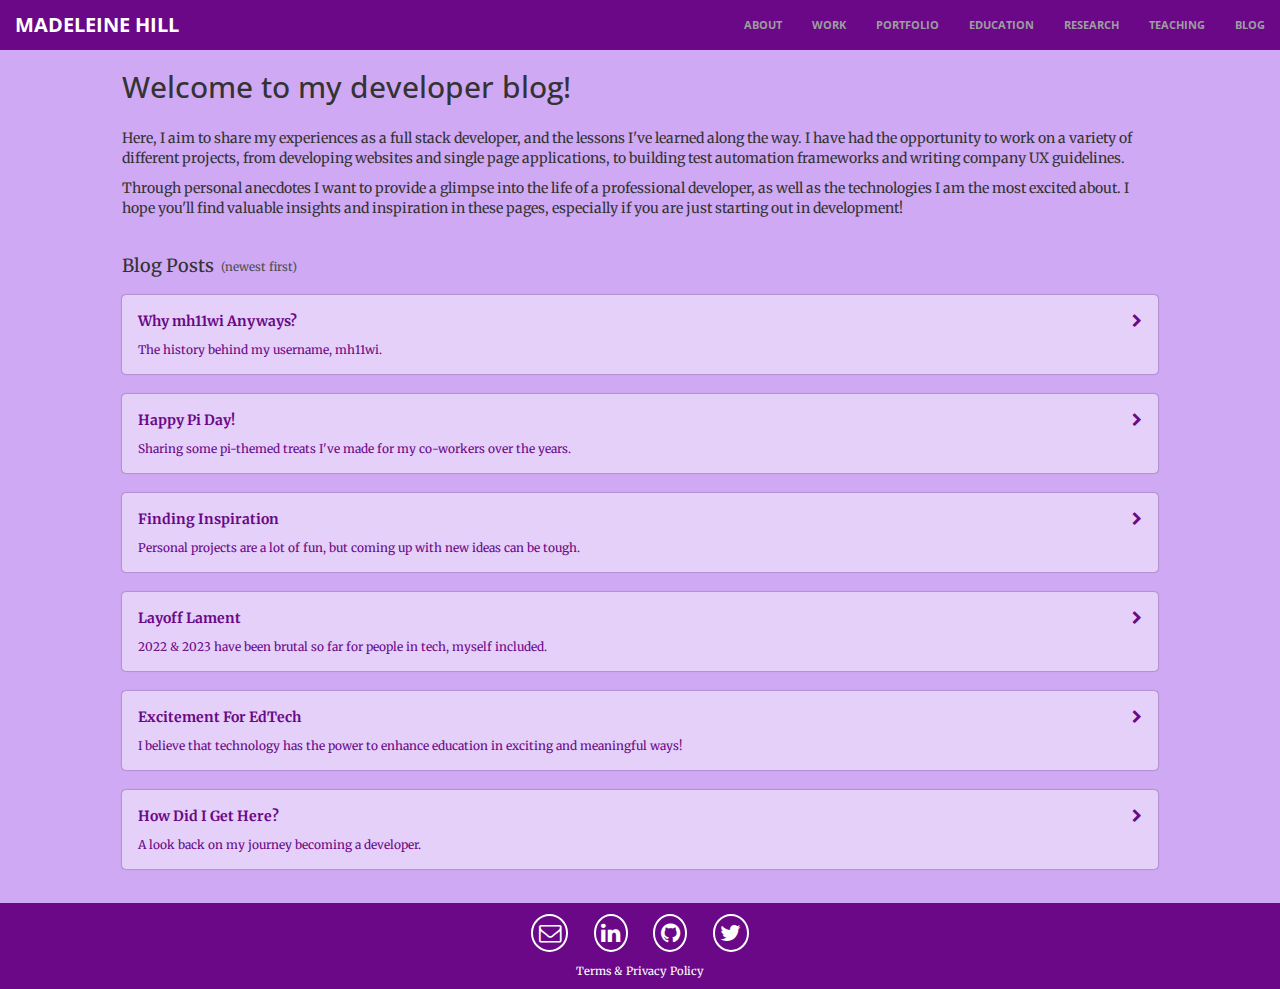
<file: blog/index.html>
<!DOCTYPE html>
<html lang="en">
  <head>
    <meta charset="utf-8">
    <link rel="icon" href="/favicon.ico">
    <link rel="apple-touch-icon" href="/apple-touch-icon.png">
    <meta name="viewport" content="width=device-width, initial-scale=1, shrink-to-fit=no">
    <meta name="description" content="A list blog posts I've written">
    <meta name="author" content="Madeleine Hill">

    <title>Madeleine Hill - Blog</title>

    <link href="https://cdnjs.cloudflare.com/ajax/libs/font-awesome/4.7.0/css/font-awesome.min.css" rel="stylesheet" type="text/css">
    <link href="https://fonts.googleapis.com/css?family=Open+Sans:300italic,400italic,600italic,700italic,800italic,400,300,600,700,800" rel="stylesheet" type="text/css">
    <link href="https://fonts.googleapis.com/css?family=Merriweather:400,300,300italic,400italic,700,700italic,900,900italic" rel="stylesheet" type="text/css">
    <link href="https://maxcdn.bootstrapcdn.com/bootstrap/3.3.7/css/bootstrap.min.css" rel="stylesheet" type="text/css">
    <link href="/css/site.css" rel="stylesheet" type="text/css">

    <script src="https://ajax.googleapis.com/ajax/libs/jquery/3.2.1/jquery.min.js"></script>
    <script src="https://maxcdn.bootstrapcdn.com/bootstrap/3.3.7/js/bootstrap.min.js"></script>
    <script src="/js/site.js"></script>

    <!-- Google tag (gtag.js) -->
    <script async src="https://www.googletagmanager.com/gtag/js?id=G-QNK63LK732"></script>
    <script>
      window.dataLayer = window.dataLayer || [];
      function gtag(){dataLayer.push(arguments);}
      gtag('js', new Date());

      gtag('config', 'G-QNK63LK732');
    </script>
  </head>

  <body>

    <!--Navigation-->
    <nav class="navbar navbar-inverse navbar-fixed-top">
      <div class="container-fluid">
        <div class="navbar-header">
          <button type="button" class="navbar-toggle" data-toggle="collapse" data-target="#myNavbar">
            <span class="icon-bar"></span>
            <span class="icon-bar"></span>
            <span class="icon-bar"></span>                        
          </button>
          <a class="navbar-brand" href="/">Madeleine Hill</a>
        </div>
        <div class="collapse navbar-collapse" id="myNavbar">
          <ul class="nav navbar-nav navbar-right">
            <li><a href="/#about">About</a></li>
            <li><a href="/#work">Work</a></li>
            <li><a href="/#portfolio">Portfolio</a></li>
            <li><a href="/#education">Education</a></li>
            <li><a href="/#research">Research</a></li>
            <li><a href="/#teaching">Teaching</a></li>
            <li><a href="/#blog">Blog</a></li>
          </ul>
        </div>
      </div>
    </nav>
    
    <main>

      <!--List of Blog Posts-->
      <section id="blog-page" class="vcenter-parent">
        <div class="container vcenter-child">
          <div class="row">
            <div class="col-sm-10 col-sm-offset-1">
              <h1>Welcome to my developer blog!</h1>
              <p>
                Here, I aim to share my experiences as a full stack developer, and the lessons I've learned along the way. I have had the opportunity to work on a variety of different projects, from developing websites and single page applications, to building test automation frameworks and writing company UX guidelines.
              </p>
              <p>
                Through personal anecdotes I want to provide a glimpse into the life of a professional developer, as well as the technologies I am the most excited about. I hope you'll find valuable insights and inspiration in these pages, especially if you are just starting out in development!
              </p>
              <h2 class="top-space">Blog Posts <small>(newest first)</small></h2>
              <a href="/blog/why-mh11wi-anyways.html">
                <div class="panel">
                  <div class="panel-body">
                    <div class="row">
                      <div class="col-xs-10">
                        <p><strong>Why mh11wi Anyways?</strong></p>
                      </div>
                      <div class="col-xs-2 text-right">
                        <i class="fa fa-chevron-right left-space"></i>
                      </div>
                    </div>
                    <div class="row">
                      <div class="col-xs-12 small">
                        The history behind my username, mh11wi.
                      </div>
                    </div>
                  </div>
                </div>
              </a>
              <a href="/blog/pi-day-2023.html">
                <div class="panel">
                  <div class="panel-body">
                    <div class="row">
                      <div class="col-xs-10">
                        <p><strong>Happy Pi Day!</strong></p>
                      </div>
                      <div class="col-xs-2 text-right">
                        <i class="fa fa-chevron-right left-space"></i>
                      </div>
                    </div>
                    <div class="row">
                      <div class="col-xs-12 small">
                        Sharing some pi-themed treats I've made for my co-workers over the years.
                      </div>
                    </div>
                  </div>
                </div>
              </a>
              <a href="/blog/finding-inspiration.html">
                <div class="panel">
                  <div class="panel-body">
                    <div class="row">
                      <div class="col-xs-10">
                        <p><strong>Finding Inspiration</strong></p>
                      </div>
                      <div class="col-xs-2 text-right">
                        <i class="fa fa-chevron-right left-space"></i>
                      </div>
                    </div>
                    <div class="row">
                      <div class="col-xs-12 small">
                        Personal projects are a lot of fun, but coming up with new ideas can be tough.
                      </div>
                    </div>
                  </div>
                </div>
              </a>
              <a href="/blog/layoff-lament.html">
                <div class="panel">
                  <div class="panel-body">
                    <div class="row">
                      <div class="col-xs-10">
                        <p><strong>Layoff Lament</strong></p>
                      </div>
                      <div class="col-xs-2 text-right">
                        <i class="fa fa-chevron-right left-space"></i>
                      </div>
                    </div>
                    <div class="row">
                      <div class="col-xs-12 small">
                        2022 & 2023 have been brutal so far for people in tech, myself included.
                      </div>
                    </div>
                  </div>
                </div>
              </a>
              <a href="/blog/excitement-for-edtech.html">
                <div class="panel">
                  <div class="panel-body">
                    <div class="row">
                      <div class="col-xs-10">
                        <p><strong>Excitement For EdTech</strong></p>
                      </div>
                      <div class="col-xs-2 text-right">
                        <i class="fa fa-chevron-right left-space"></i>
                      </div>
                    </div>
                    <div class="row">
                      <div class="col-xs-12 small">
                        I believe that technology has the power to enhance education in exciting and meaningful ways!
                      </div>
                    </div>
                  </div>
                </div>
              </a>
              <a href="/blog/how-did-i-get-here.html">
                <div class="panel">
                  <div class="panel-body">
                    <div class="row">
                      <div class="col-xs-10">
                        <p><strong>How Did I Get Here?</strong></p>
                      </div>
                      <div class="col-xs-2 text-right">
                        <i class="fa fa-chevron-right left-space"></i>
                      </div>
                    </div>
                    <div class="row">
                      <div class="col-xs-12 small">
                        A look back on my journey becoming a developer.
                      </div>
                    </div>
                  </div>
                </div>
              </a>
            </div>
          </div>
        </div>
      </section>
    
      <!--Footer-->
      <footer>
        <div class="container-fluid text-center">
          <div class="row top-space">
            <span>
              <a href="mailto:mh11wi@outlook.com" aria-label="Email"><i class="fa fa-envelope-o fa-2x"></i></a>
              <a href="https://ca.linkedin.com/in/mh11wi" aria-label="LinkedIn" target="_blank"><i class="fa fa-linkedin fa-2x"></i></a>
              <a href="https://github.com/mh11wi" aria-label="GitHub" target="_blank"><i class="fa fa fa-github fa-2x"></i></a>
              <a href="https://twitter.com/mh11wi_tweets" aria-label="Twitter" target="_blank"><i class="fa fa fa-twitter fa-2x"></i></a>
            </span>
          </div>
          <div class="row top-space">
            <p><a href="/privacy-policy.html">Terms & Privacy Policy</a></p>
          </div>
        </div>
      </footer>
    
    </main>

    <!--Modal-->
    <div class="modal fade" id="course-modal" role="dialog" aria-label="Course Info">
      <div class="modal-dialog">
        <div class="modal-content">
          <div class="modal-header">
            <button type="button" class="close" data-dismiss="modal">&times;</button>
            <h2 class="modal-title" id="courseName"></h2>
          </div>
          <div class="modal-body" id="courseDescription"></div>
          <div class="modal-footer">
            <button type="button" class="btn btn-default center-block" data-dismiss="modal">Close</button>
          </div>
        </div>
      </div>
    </div>
    
  </body>
</html>
</file>
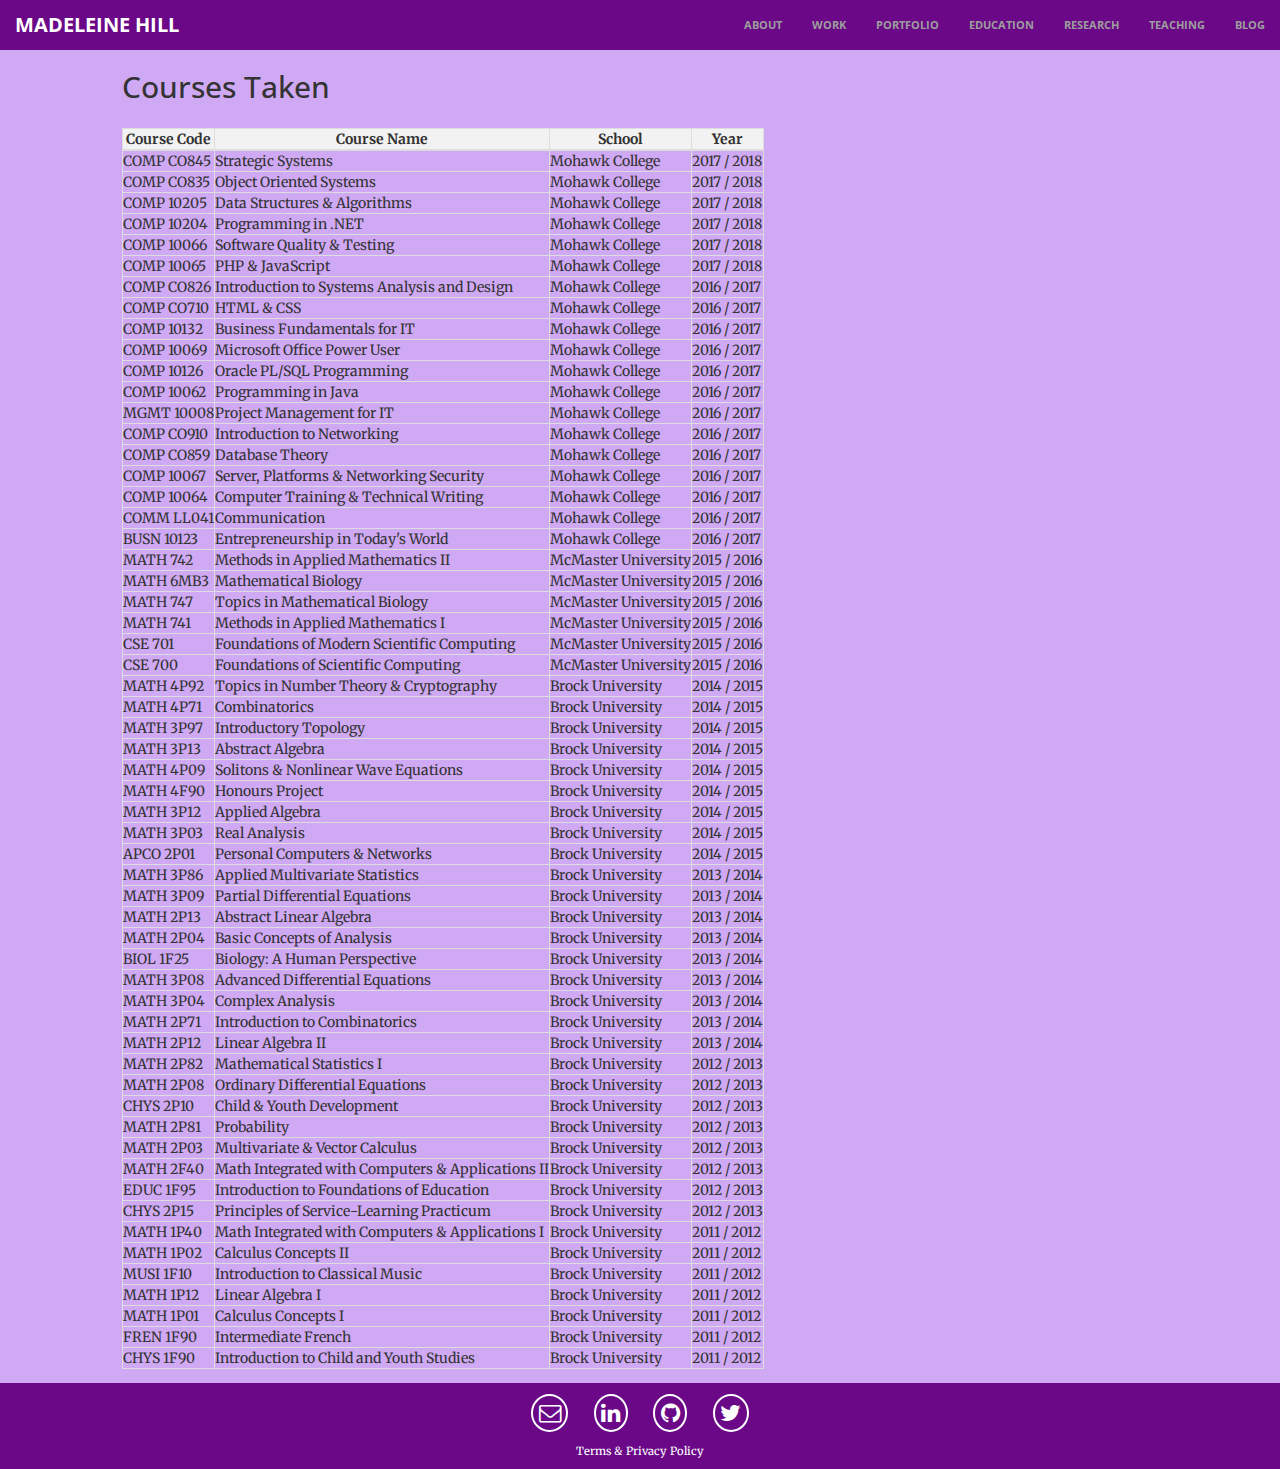
<file: courses.html>
<!DOCTYPE html>
<html lang="en">
  <head>
    <meta charset="utf-8">
    <link rel="icon" href="favicon.ico">
    <link rel="apple-touch-icon" href="apple-touch-icon.png">
    <meta name="viewport" content="width=device-width, initial-scale=1, shrink-to-fit=no">
    <meta name="description" content="A list of courses I've taken with their descriptions">
    <meta name="author" content="Madeleine Hill">
    <meta name="robots" content="noindex">

    <title>Madeleine Hill - Courses Taken</title>

    <link href="https://cdnjs.cloudflare.com/ajax/libs/font-awesome/4.7.0/css/font-awesome.min.css" rel="stylesheet" type="text/css">
    <link href="https://fonts.googleapis.com/css?family=Open+Sans:300italic,400italic,600italic,700italic,800italic,400,300,600,700,800" rel="stylesheet" type="text/css">
    <link href="https://fonts.googleapis.com/css?family=Merriweather:400,300,300italic,400italic,700,700italic,900,900italic" rel="stylesheet" type="text/css">
    <link href="https://maxcdn.bootstrapcdn.com/bootstrap/3.3.7/css/bootstrap.min.css" rel="stylesheet" type="text/css">
    <link href="css/site.css" rel="stylesheet" type="text/css">

    <script src="https://ajax.googleapis.com/ajax/libs/jquery/3.2.1/jquery.min.js"></script>
    <script src="https://maxcdn.bootstrapcdn.com/bootstrap/3.3.7/js/bootstrap.min.js"></script>
    <script src="js/site.js"></script>

    <!-- Google tag (gtag.js) -->
    <script async src="https://www.googletagmanager.com/gtag/js?id=G-QNK63LK732"></script>
    <script>
      window.dataLayer = window.dataLayer || [];
      function gtag(){dataLayer.push(arguments);}
      gtag('js', new Date());

      gtag('config', 'G-QNK63LK732');
    </script>
    
    <!--DataTables-->
    <link href="https://cdn.datatables.net/1.10.16/css/jquery.dataTables.min.css" rel="stylesheet" type="text/css">
    <script src="https://cdn.datatables.net/1.10.16/js/jquery.dataTables.min.js"></script>
    <script src="js/courses.js"></script>
  </head>

  <body>

    <!--Navigation-->
    <nav class="navbar navbar-inverse navbar-fixed-top">
      <div class="container-fluid">
        <div class="navbar-header">
          <button type="button" class="navbar-toggle" data-toggle="collapse" data-target="#myNavbar">
            <span class="icon-bar"></span>
            <span class="icon-bar"></span>
            <span class="icon-bar"></span>                        
          </button>
          <a class="navbar-brand" href="/">Madeleine Hill</a>
        </div>
        <div class="collapse navbar-collapse" id="myNavbar">
          <ul class="nav navbar-nav navbar-right">
            <li><a href="/#about">About</a></li>
            <li><a href="/#work">Work</a></li>
            <li><a href="/#portfolio">Portfolio</a></li>
            <li><a href="/#education">Education</a></li>
            <li><a href="/#research">Research</a></li>
            <li><a href="/#teaching">Teaching</a></li>
            <li><a href="/#blog">Blog</a></li>
          </ul>
        </div>
      </div>
    </nav>
    
    <main>

      <!--Table of Courses-->
      <section id="courses" class="vcenter-parent">
        <div class="container vcenter-child">
          <div class="row">
            <div class="col-md-10 col-md-offset-1">
              <h1>Courses Taken</h1>
              <table id="courseTable" class="table-bordered table-hover">
                <thead>  
                  <tr>  
                    <th>Course Code</th>  
                    <th>Course Name</th>  
                    <th>School</th>  
                    <th>Year</th>  
                  </tr>  
                </thead>  
                <tbody>
                  <tr data-toggle="modal" data-id="compco845" data-target="#course-modal">  
                    <td>COMP CO845</td>  
                    <td>Strategic Systems</td>  
                    <td>Mohawk College</td>  
                    <td>2017 / 2018</td>  
                  </tr>
                  <tr data-toggle="modal" data-id="compco835" data-target="#course-modal">  
                    <td>COMP CO835</td>  
                    <td>Object Oriented Systems</td>  
                    <td>Mohawk College</td>  
                    <td>2017 / 2018</td>  
                  </tr>
                  <tr data-toggle="modal" data-id="comp10205" data-target="#course-modal">  
                    <td>COMP 10205</td>  
                    <td>Data Structures & Algorithms</td>  
                    <td>Mohawk College</td>  
                    <td>2017 / 2018</td>  
                  </tr>
                  <tr data-toggle="modal" data-id="comp10204" data-target="#course-modal">  
                    <td>COMP 10204</td>  
                    <td>Programming in .NET</td>  
                    <td>Mohawk College</td>  
                    <td>2017 / 2018</td>  
                  </tr>
                  <tr data-toggle="modal" data-id="comp10066" data-target="#course-modal">  
                    <td>COMP 10066</td>  
                    <td>Software Quality & Testing</td>  
                    <td>Mohawk College</td>  
                    <td>2017 / 2018</td>  
                  </tr>
                  <tr data-toggle="modal" data-id="comp10065" data-target="#course-modal">  
                    <td>COMP 10065</td>  
                    <td>PHP & JavaScript</td>  
                    <td>Mohawk College</td>  
                    <td>2017 / 2018</td>  
                  </tr>
                  <tr data-toggle="modal" data-id="compco826" data-target="#course-modal">  
                    <td>COMP CO826</td>  
                    <td>Introduction to Systems Analysis and Design</td>  
                    <td>Mohawk College</td>  
                    <td>2016 / 2017</td>  
                  </tr>
                  <tr data-toggle="modal" data-id="compco710" data-target="#course-modal">  
                    <td>COMP CO710</td>  
                    <td>HTML & CSS</td>  
                    <td>Mohawk College</td>  
                    <td>2016 / 2017</td>  
                  </tr>
                  <tr data-toggle="modal" data-id="comp10132" data-target="#course-modal">  
                    <td>COMP 10132</td>  
                    <td>Business Fundamentals for IT</td>  
                    <td>Mohawk College</td>  
                    <td>2016 / 2017</td>  
                  </tr>
                  <tr data-toggle="modal" data-id="comp10069" data-target="#course-modal">  
                    <td>COMP 10069</td>  
                    <td>Microsoft Office Power User</td>  
                    <td>Mohawk College</td>  
                    <td>2016 / 2017</td>  
                  </tr>
                  <tr data-toggle="modal" data-id="comp10126" data-target="#course-modal">  
                    <td>COMP 10126</td>  
                    <td>Oracle PL/SQL Programming</td>  
                    <td>Mohawk College</td>  
                    <td>2016 / 2017</td>  
                  </tr>
                  <tr data-toggle="modal" data-id="comp10062" data-target="#course-modal">  
                    <td>COMP 10062</td>  
                    <td>Programming in Java</td>  
                    <td>Mohawk College</td>  
                    <td>2016 / 2017</td>  
                  </tr>
                  <tr data-toggle="modal" data-id="mgmt10008" data-target="#course-modal">  
                    <td>MGMT 10008</td>  
                    <td>Project Management for IT</td>  
                    <td>Mohawk College</td>  
                    <td>2016 / 2017</td>  
                  </tr>
                  <tr data-toggle="modal" data-id="compco910" data-target="#course-modal">  
                    <td>COMP CO910</td>  
                    <td>Introduction to Networking</td>  
                    <td>Mohawk College</td>  
                    <td>2016 / 2017</td>  
                  </tr>
                  <tr data-toggle="modal" data-id="compco859" data-target="#course-modal">  
                    <td>COMP CO859</td>  
                    <td>Database Theory</td>  
                    <td>Mohawk College</td>  
                    <td>2016 / 2017</td>  
                  </tr>
                  <tr data-toggle="modal" data-id="comp10067" data-target="#course-modal">  
                    <td>COMP 10067</td>  
                    <td>Server, Platforms & Networking Security</td>  
                    <td>Mohawk College</td>  
                    <td>2016 / 2017</td>  
                  </tr>
                  <tr data-toggle="modal" data-id="comp10064" data-target="#course-modal">  
                    <td>COMP 10064</td>  
                    <td>Computer Training & Technical Writing</td>  
                    <td>Mohawk College</td>  
                    <td>2016 / 2017</td>  
                  </tr>
                  <tr data-toggle="modal" data-id="commll041" data-target="#course-modal">  
                    <td>COMM LL041</td>  
                    <td>Communication</td>  
                    <td>Mohawk College</td>  
                    <td>2016 / 2017</td>  
                  </tr>
                  <tr data-toggle="modal" data-id="busn10123" data-target="#course-modal">  
                    <td>BUSN 10123</td>  
                    <td>Entrepreneurship in Today's World</td>  
                    <td>Mohawk College</td>  
                    <td>2016 / 2017</td>  
                  </tr>
                  <tr data-toggle="modal" data-id="math742" data-target="#course-modal">  
                    <td>MATH 742</td>  
                    <td>Methods in Applied Mathematics II</td>  
                    <td>McMaster University</td>  
                    <td>2015 / 2016</td>  
                  </tr>
                  <tr data-toggle="modal" data-id="math6mb3" data-target="#course-modal">  
                    <td>MATH 6MB3</td>  
                    <td>Mathematical Biology</td>  
                    <td>McMaster University</td>  
                    <td>2015 / 2016</td>  
                  </tr>
                  <tr data-toggle="modal" data-id="math747" data-target="#course-modal">  
                    <td>MATH 747</td>  
                    <td>Topics in Mathematical Biology</td>  
                    <td>McMaster University</td>  
                    <td>2015 / 2016</td>  
                  </tr>
                  <tr data-toggle="modal" data-id="math741" data-target="#course-modal">  
                    <td>MATH 741</td>  
                    <td>Methods in Applied Mathematics I</td>  
                    <td>McMaster University</td>  
                    <td>2015 / 2016</td>  
                  </tr>
                  <tr data-toggle="modal" data-id="cse701" data-target="#course-modal">  
                    <td>CSE 701</td>  
                    <td>Foundations of Modern Scientific Computing</td>  
                    <td>McMaster University</td>  
                    <td>2015 / 2016</td>  
                  </tr>
                  <tr data-toggle="modal" data-id="cse700" data-target="#course-modal">  
                    <td>CSE 700</td>  
                    <td>Foundations of Scientific Computing</td>  
                    <td>McMaster University</td>  
                    <td>2015 / 2016</td>  
                  </tr>
                  <tr data-toggle="modal" data-id="math4p92" data-target="#course-modal">  
                    <td>MATH 4P92</td>  
                    <td>Topics in Number Theory & Cryptography</td>  
                    <td>Brock University</td>  
                    <td>2014 / 2015</td>  
                  </tr>
                  <tr data-toggle="modal" data-id="math4p71" data-target="#course-modal">  
                    <td>MATH 4P71</td>  
                    <td>Combinatorics</td>  
                    <td>Brock University</td>  
                    <td>2014 / 2015</td>  
                  </tr>
                  <tr data-toggle="modal" data-id="math3p97" data-target="#course-modal">  
                    <td>MATH 3P97</td>  
                    <td>Introductory Topology</td>  
                    <td>Brock University</td>  
                    <td>2014 / 2015</td>  
                  </tr>
                  <tr data-toggle="modal" data-id="math3p13" data-target="#course-modal">  
                    <td>MATH 3P13</td>  
                    <td>Abstract Algebra</td>  
                    <td>Brock University</td>  
                    <td>2014 / 2015</td>  
                  </tr>
                  <tr data-toggle="modal" data-id="math4p09" data-target="#course-modal">  
                    <td>MATH 4P09</td>  
                    <td>Solitons & Nonlinear Wave Equations</td>  
                    <td>Brock University</td>  
                    <td>2014 / 2015</td>  
                  </tr>
                  <tr data-toggle="modal" data-id="math4f90" data-target="#course-modal">  
                    <td>MATH 4F90</td>  
                    <td>Honours Project</td>  
                    <td>Brock University</td>  
                    <td>2014 / 2015</td>  
                  </tr>
                  <tr data-toggle="modal" data-id="math3p12" data-target="#course-modal">  
                    <td>MATH 3P12</td>  
                    <td>Applied Algebra</td>  
                    <td>Brock University</td>  
                    <td>2014 / 2015</td>  
                  </tr>
                  <tr data-toggle="modal" data-id="math3p03" data-target="#course-modal">  
                    <td>MATH 3P03</td>  
                    <td>Real Analysis</td>  
                    <td>Brock University</td>  
                    <td>2014 / 2015</td>  
                  </tr>
                  <tr data-toggle="modal" data-id="apco2p01" data-target="#course-modal">  
                    <td>APCO 2P01</td>  
                    <td>Personal Computers & Networks</td>  
                    <td>Brock University</td>  
                    <td>2014 / 2015</td>  
                  </tr>
                  <tr data-toggle="modal" data-id="math3p86" data-target="#course-modal">  
                    <td>MATH 3P86</td>  
                    <td>Applied Multivariate Statistics</td>  
                    <td>Brock University</td>  
                    <td>2013 / 2014</td>  
                  </tr>
                  <tr data-toggle="modal" data-id="math3p09" data-target="#course-modal">  
                    <td>MATH 3P09</td>  
                    <td>Partial Differential Equations</td>  
                    <td>Brock University</td>  
                    <td>2013 / 2014</td>  
                  </tr>
                  <tr data-toggle="modal" data-id="math2p13" data-target="#course-modal">  
                    <td>MATH 2P13</td>  
                    <td>Abstract Linear Algebra</td>  
                    <td>Brock University</td>  
                    <td>2013 / 2014</td>  
                  </tr>
                  <tr data-toggle="modal" data-id="math2p04" data-target="#course-modal">  
                    <td>MATH 2P04</td>  
                    <td>Basic Concepts of Analysis</td>  
                    <td>Brock University</td>  
                    <td>2013 / 2014</td>  
                  </tr>
                  <tr data-toggle="modal" data-id="biol1f25" data-target="#course-modal">  
                    <td>BIOL 1F25</td>  
                    <td>Biology: A Human Perspective</td>  
                    <td>Brock University</td>  
                    <td>2013 / 2014</td>  
                  </tr>
                  <tr data-toggle="modal" data-id="math3p08" data-target="#course-modal">  
                    <td>MATH 3P08</td>  
                    <td>Advanced Differential Equations</td>  
                    <td>Brock University</td>  
                    <td>2013 / 2014</td>  
                  </tr>
                  <tr data-toggle="modal" data-id="math3p04" data-target="#course-modal">  
                    <td>MATH 3P04</td>  
                    <td>Complex Analysis</td>  
                    <td>Brock University</td>  
                    <td>2013 / 2014</td>  
                  </tr>
                  <tr data-toggle="modal" data-id="math2p71" data-target="#course-modal">  
                    <td>MATH 2P71</td>  
                    <td>Introduction to Combinatorics</td>  
                    <td>Brock University</td>  
                    <td>2013 / 2014</td>  
                  </tr>
                  <tr data-toggle="modal" data-id="math2p12" data-target="#course-modal">  
                    <td>MATH 2P12</td>  
                    <td>Linear Algebra II</td>  
                    <td>Brock University</td>  
                    <td>2013 / 2014</td>  
                  </tr>
                  <tr data-toggle="modal" data-id="math2p82" data-target="#course-modal">  
                    <td>MATH 2P82</td>  
                    <td>Mathematical Statistics I</td>  
                    <td>Brock University</td>  
                    <td>2012 / 2013</td>  
                  </tr>
                  <tr data-toggle="modal" data-id="math2p08" data-target="#course-modal">  
                    <td>MATH 2P08</td>  
                    <td>Ordinary Differential Equations</td>  
                    <td>Brock University</td>  
                    <td>2012 / 2013</td>  
                  </tr>
                  <tr data-toggle="modal" data-id="chys2p10" data-target="#course-modal">  
                    <td>CHYS 2P10</td>  
                    <td>Child & Youth Development</td>  
                    <td>Brock University</td>  
                    <td>2012 / 2013</td>  
                  </tr>
                  <tr data-toggle="modal" data-id="math2p81" data-target="#course-modal">  
                    <td>MATH 2P81</td>  
                    <td>Probability</td>  
                    <td>Brock University</td>  
                    <td>2012 / 2013</td>  
                  </tr>
                  <tr data-toggle="modal" data-id="math2p03" data-target="#course-modal">  
                    <td>MATH 2P03</td>  
                    <td>Multivariate & Vector Calculus</td>  
                    <td>Brock University</td>  
                    <td>2012 / 2013</td>  
                  </tr>
                  <tr data-toggle="modal" data-id="math2f40" data-target="#course-modal">  
                    <td>MATH 2F40</td>  
                    <td>Math Integrated with Computers & Applications II</td>  
                    <td>Brock University</td>  
                    <td>2012 / 2013</td>  
                  </tr>
                  <tr data-toggle="modal" data-id="educ1f95" data-target="#course-modal">  
                    <td>EDUC 1F95</td>  
                    <td>Introduction to Foundations of Education</td>  
                    <td>Brock University</td>  
                    <td>2012 / 2013</td>  
                  </tr>
                  <tr data-toggle="modal" data-id="chys2p15" data-target="#course-modal">  
                    <td>CHYS 2P15</td>  
                    <td>Principles of Service-Learning Practicum</td>  
                    <td>Brock University</td>  
                    <td>2012 / 2013</td>  
                  </tr>
                  <tr data-toggle="modal" data-id="math1p40" data-target="#course-modal">  
                    <td>MATH 1P40</td>  
                    <td>Math Integrated with Computers & Applications I</td>  
                    <td>Brock University</td>  
                    <td>2011 / 2012</td>  
                  </tr>
                  <tr data-toggle="modal" data-id="math1p02" data-target="#course-modal">  
                    <td>MATH 1P02</td>  
                    <td>Calculus Concepts II</td>  
                    <td>Brock University</td>  
                    <td>2011 / 2012</td>  
                  </tr>
                  <tr data-toggle="modal" data-id="musi1f10" data-target="#course-modal">  
                    <td>MUSI 1F10</td>  
                    <td>Introduction to Classical Music</td>  
                    <td>Brock University</td>  
                    <td>2011 / 2012</td>  
                  </tr>
                  <tr data-toggle="modal" data-id="math1p12" data-target="#course-modal">  
                    <td>MATH 1P12</td>  
                    <td>Linear Algebra I</td>  
                    <td>Brock University</td>  
                    <td>2011 / 2012</td>  
                  </tr>
                  <tr data-toggle="modal" data-id="math1p01" data-target="#course-modal">  
                    <td>MATH 1P01</td>  
                    <td>Calculus Concepts I</td>  
                    <td>Brock University</td>  
                    <td>2011 / 2012</td>  
                  </tr>
                  <tr data-toggle="modal" data-id="fren1f90" data-target="#course-modal">  
                    <td>FREN 1F90</td>  
                    <td>Intermediate French</td>  
                    <td>Brock University</td>  
                    <td>2011 / 2012</td>  
                  </tr>  
                  <tr data-toggle="modal" data-id="chys1f90" data-target="#course-modal">  
                    <td>CHYS 1F90</td>  
                    <td>Introduction to Child and Youth Studies</td>  
                    <td>Brock University</td>  
                    <td>2011 / 2012</td>  
                  </tr>  
                </tbody>  
              </table>  
            </div>
          </div>
        </div>
      </section>
    
      <!--Footer-->
      <footer>
        <div class="container-fluid text-center">
          <div class="row top-space">
            <span>
              <a href="mailto:mh11wi@outlook.com" aria-label="Email"><i class="fa fa-envelope-o fa-2x"></i></a>
              <a href="https://ca.linkedin.com/in/mh11wi" aria-label="LinkedIn" target="_blank"><i class="fa fa-linkedin fa-2x"></i></a>
              <a href="https://github.com/mh11wi" aria-label="GitHub" target="_blank"><i class="fa fa fa-github fa-2x"></i></a>
              <a href="https://twitter.com/mh11wi_tweets" aria-label="Twitter" target="_blank"><i class="fa fa fa-twitter fa-2x"></i></a>
            </span>
          </div>
          <div class="row top-space">
            <p><a href="/privacy-policy.html">Terms & Privacy Policy</a></p>
          </div>
        </div>
      </footer>
    
    </main>

    <!--Modal-->
    <div class="modal fade" id="course-modal" role="dialog" aria-label="Course Info">
      <div class="modal-dialog">
        <div class="modal-content">
          <div class="modal-header">
            <button type="button" class="close" data-dismiss="modal">&times;</button>
            <h2 class="modal-title" id="courseName"></h2>
          </div>
          <div class="modal-body" id="courseDescription"></div>
          <div class="modal-footer">
            <button type="button" class="btn btn-default center-block" data-dismiss="modal">Close</button>
          </div>
        </div>
      </div>
    </div>
    
  </body>
</html>
</file>
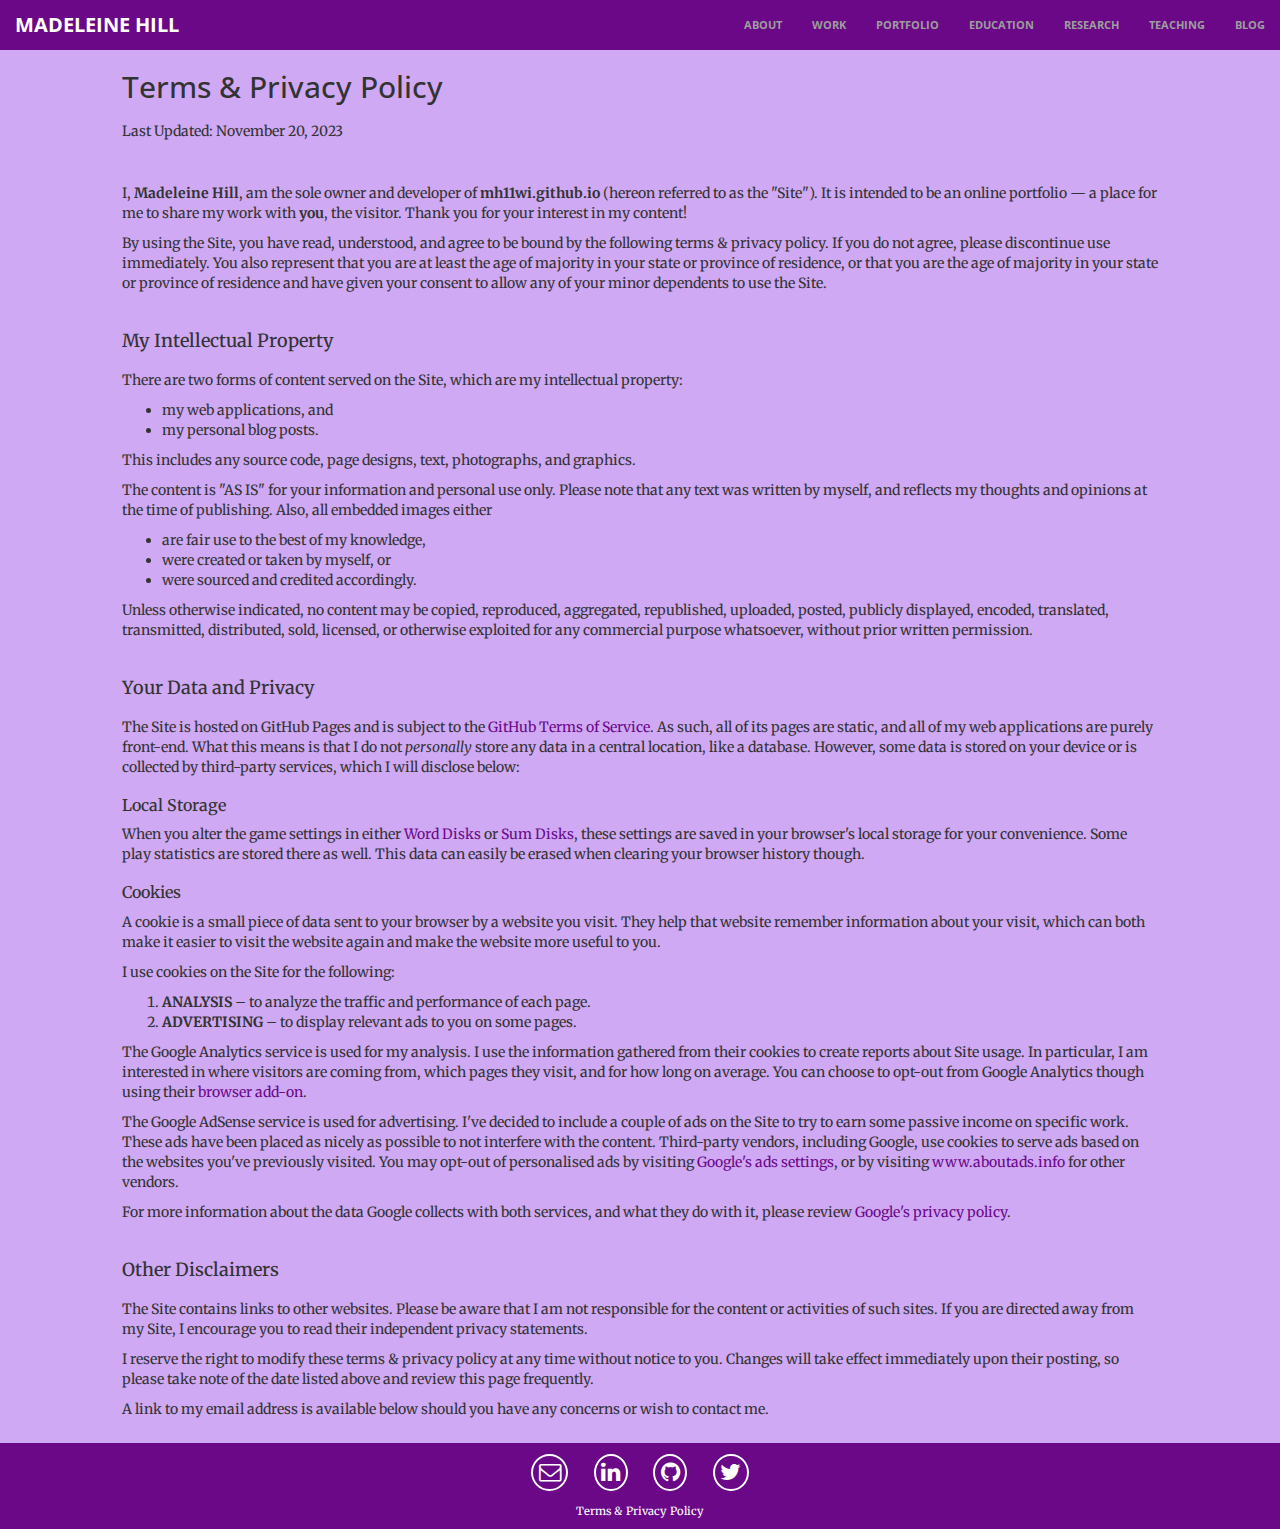
<file: privacy-policy.html>
<!DOCTYPE html>
<html lang="en">
  <head>
    <meta charset="utf-8">
    <link rel="icon" href="/favicon.ico">
    <link rel="apple-touch-icon" href="/apple-touch-icon.png">
    <meta name="viewport" content="width=device-width, initial-scale=1, shrink-to-fit=no">
    <meta name="description" content="Terms & Privacy Policy">
    <meta name="author" content="Madeleine Hill">

    <title>Madeleine Hill - Terms & Privacy Policy</title>

    <link href="https://cdnjs.cloudflare.com/ajax/libs/font-awesome/4.7.0/css/font-awesome.min.css" rel="stylesheet" type="text/css">
    <link href="https://fonts.googleapis.com/css?family=Open+Sans:300italic,400italic,600italic,700italic,800italic,400,300,600,700,800" rel="stylesheet" type="text/css">
    <link href="https://fonts.googleapis.com/css?family=Merriweather:400,300,300italic,400italic,700,700italic,900,900italic" rel="stylesheet" type="text/css">
    <link href="https://maxcdn.bootstrapcdn.com/bootstrap/3.3.7/css/bootstrap.min.css" rel="stylesheet" type="text/css">
    <link href="/css/site.css" rel="stylesheet" type="text/css">

    <script src="https://ajax.googleapis.com/ajax/libs/jquery/3.2.1/jquery.min.js"></script>
    <script src="https://maxcdn.bootstrapcdn.com/bootstrap/3.3.7/js/bootstrap.min.js"></script>
    <script src="/js/site.js"></script>

    <!-- Google tag (gtag.js) -->
    <script async src="https://www.googletagmanager.com/gtag/js?id=G-QNK63LK732"></script>
    <script>
      window.dataLayer = window.dataLayer || [];
      function gtag(){dataLayer.push(arguments);}
      gtag('js', new Date());

      gtag('config', 'G-QNK63LK732');
    </script>
  </head>

  <body>

    <!--Navigation-->
    <nav class="navbar navbar-inverse navbar-fixed-top">
      <div class="container-fluid">
        <div class="navbar-header">
          <button type="button" class="navbar-toggle" data-toggle="collapse" data-target="#myNavbar">
            <span class="icon-bar"></span>
            <span class="icon-bar"></span>
            <span class="icon-bar"></span>                        
          </button>
          <a class="navbar-brand" href="/">Madeleine Hill</a>
        </div>
        <div class="collapse navbar-collapse" id="myNavbar">
          <ul class="nav navbar-nav navbar-right">
            <li><a href="/#about">About</a></li>
            <li><a href="/#work">Work</a></li>
            <li><a href="/#portfolio">Portfolio</a></li>
            <li><a href="/#education">Education</a></li>
            <li><a href="/#research">Research</a></li>
            <li><a href="/#teaching">Teaching</a></li>
            <li><a href="/#blog">Blog</a></li>
          </ul>
        </div>
      </div>
    </nav>
    
    <main>

      <!--Terms & Privacy Policy-->
      <section id="privacy-policy" class="vcenter-parent">
        <div class="container vcenter-child">
          <div class="row">
            <div class="col-sm-10 col-sm-offset-1">
              <h1>Terms & Privacy Policy</h1>
              <time>Last Updated: November 20, 2023</time>
              <p>
                I, <strong>Madeleine Hill</strong>, am the sole owner and developer of <strong>mh11wi.github.io</strong> (hereon referred to as the "Site"). It is intended to be an online portfolio — a place for me to share my work with <strong>you</strong>, the visitor. Thank you for your interest in my content!
              </p>
              <p>
                By using the Site, you have read, understood, and agree to be bound by the following terms & privacy policy. If you do not agree, please discontinue use immediately. You also represent that you are at least the age of majority in your state or province of residence, or that you are the age of majority in your state or province of residence and have given your consent to allow any of your minor dependents to use the Site.
              </p>
              <h2 class="top-space">My Intellectual Property</h2>
              <p>
                There are two forms of content served on the Site, which are my intellectual property:
                <ul>
                  <li>my web applications, and</li>
                  <li>my personal blog posts.</li>
                </ul>
                This includes any source code, page designs, text, photographs, and graphics.
              </p>
              <p>
                 The content is "AS IS" for your information and personal use only. Please note that any text was written by myself, and reflects my thoughts and opinions at the time of publishing. Also, all embedded images either
                <ul>
                  <li>are fair use to the best of my knowledge,</li>
                  <li>were created or taken by myself, or</li>
                  <li>were sourced and credited accordingly.</li>
                </ul>
              </p>
              <p>
                Unless otherwise indicated, no content may be copied, reproduced, aggregated, republished, uploaded, posted, publicly displayed, encoded, translated, transmitted, distributed, sold, licensed, or otherwise exploited for any commercial purpose whatsoever, without prior written permission.
              </p>
              <h2 class="top-space">Your Data and Privacy</h2>
              <p>
                The Site is hosted on GitHub Pages and is subject to the <a href="https://docs.github.com/en/site-policy/github-terms/github-terms-of-service" target="_blank">GitHub Terms of Service</a>. As such, all of its pages are static, and all of my web applications are purely front-end. What this means is that I do not <em>personally</em> store any data in a central location, like a database. However, some data is stored on your device or is collected by third-party services, which I will disclose below:
              </p>
              <h3>Local Storage</h3>
              <p>
                When you alter the game settings in either <a href="https://mh11wi.github.io/WordDisks/" target="_blank">Word Disks</a> or <a href="https://mh11wi.github.io/SumDisks/" target="_blank">Sum Disks</a>, these settings are saved in your browser's local storage for your convenience. Some play statistics are stored there as well. This data can easily be erased when clearing your browser history though.
              </p>
              <h3>Cookies</h3>
              <p>
                A cookie is a small piece of data sent to your browser by a website you visit. They help that website remember information about your visit, which can both make it easier to visit the website again and make the website more useful to you. 
              </p>
              <p>
                I use cookies on the Site for the following:
                <ol>
                  <li><strong>ANALYSIS</strong> – to analyze the traffic and performance of each page.</li>
                  <li><strong>ADVERTISING</strong> – to display relevant ads to you on some pages.</li>
                </ol>
              </p>
              <p>
                The Google Analytics service is used for my analysis. I use the information gathered from their cookies to create reports about Site usage. In particular, I am interested in where visitors are coming from, which pages they visit, and for how long on average. You can choose to opt-out from Google Analytics though using their <a href="https://tools.google.com/dlpage/gaoptout/" target="_blank">browser add-on</a>.
              </p>
              <p>
                The Google AdSense service is used for advertising. I've decided to include a couple of ads on the Site to try to earn some passive income on specific work. These ads have been placed as nicely as possible to not interfere with the content. Third-party vendors, including Google, use cookies to serve ads based on the websites you've previously visited. You may opt-out of personalised ads by visiting <a href="https://adssettings.google.com" target="_blank">Google's ads settings</a>, or by visiting <a href="https://www.aboutads.info" target="_blank">www.aboutads.info</a> for other vendors.
              </p>
              <p>
                For more information about the data Google collects with both services, and what they do with it, please review <a href="https://policies.google.com/privacy" target="_blank">Google's privacy policy</a>.
              </p>
              <h2 class="top-space">Other Disclaimers</h2>
              <p>
                The Site contains links to other websites. Please be aware that I am not responsible for the content or activities of such sites. If you are directed away from my Site, I encourage you to read their independent privacy statements.
              </p>
              <p>
                I reserve the right to modify these terms & privacy policy at any time without notice to you. Changes will take effect immediately upon their posting, so please take note of the date listed above and review this page frequently.
              </p>
              <p>
                A link to my email address is available below should you have any concerns or wish to contact me.
              </p>
          </div>
        </div>
      </section>
    
      <!--Footer-->
      <footer>
        <div class="container-fluid text-center">
          <div class="row top-space">
            <span>
              <a href="mailto:mh11wi@outlook.com" aria-label="Email"><i class="fa fa-envelope-o fa-2x"></i></a>
              <a href="https://ca.linkedin.com/in/mh11wi" aria-label="LinkedIn" target="_blank"><i class="fa fa-linkedin fa-2x"></i></a>
              <a href="https://github.com/mh11wi" aria-label="GitHub" target="_blank"><i class="fa fa fa-github fa-2x"></i></a>
              <a href="https://twitter.com/mh11wi_tweets" aria-label="Twitter" target="_blank"><i class="fa fa fa-twitter fa-2x"></i></a>
            </span>
          </div>
          <div class="row top-space">
            <p><a href="/privacy-policy.html">Terms & Privacy Policy</a></p>
          </div>
        </div>
      </footer>
    
    </main>
  </body>
</html>
</file>
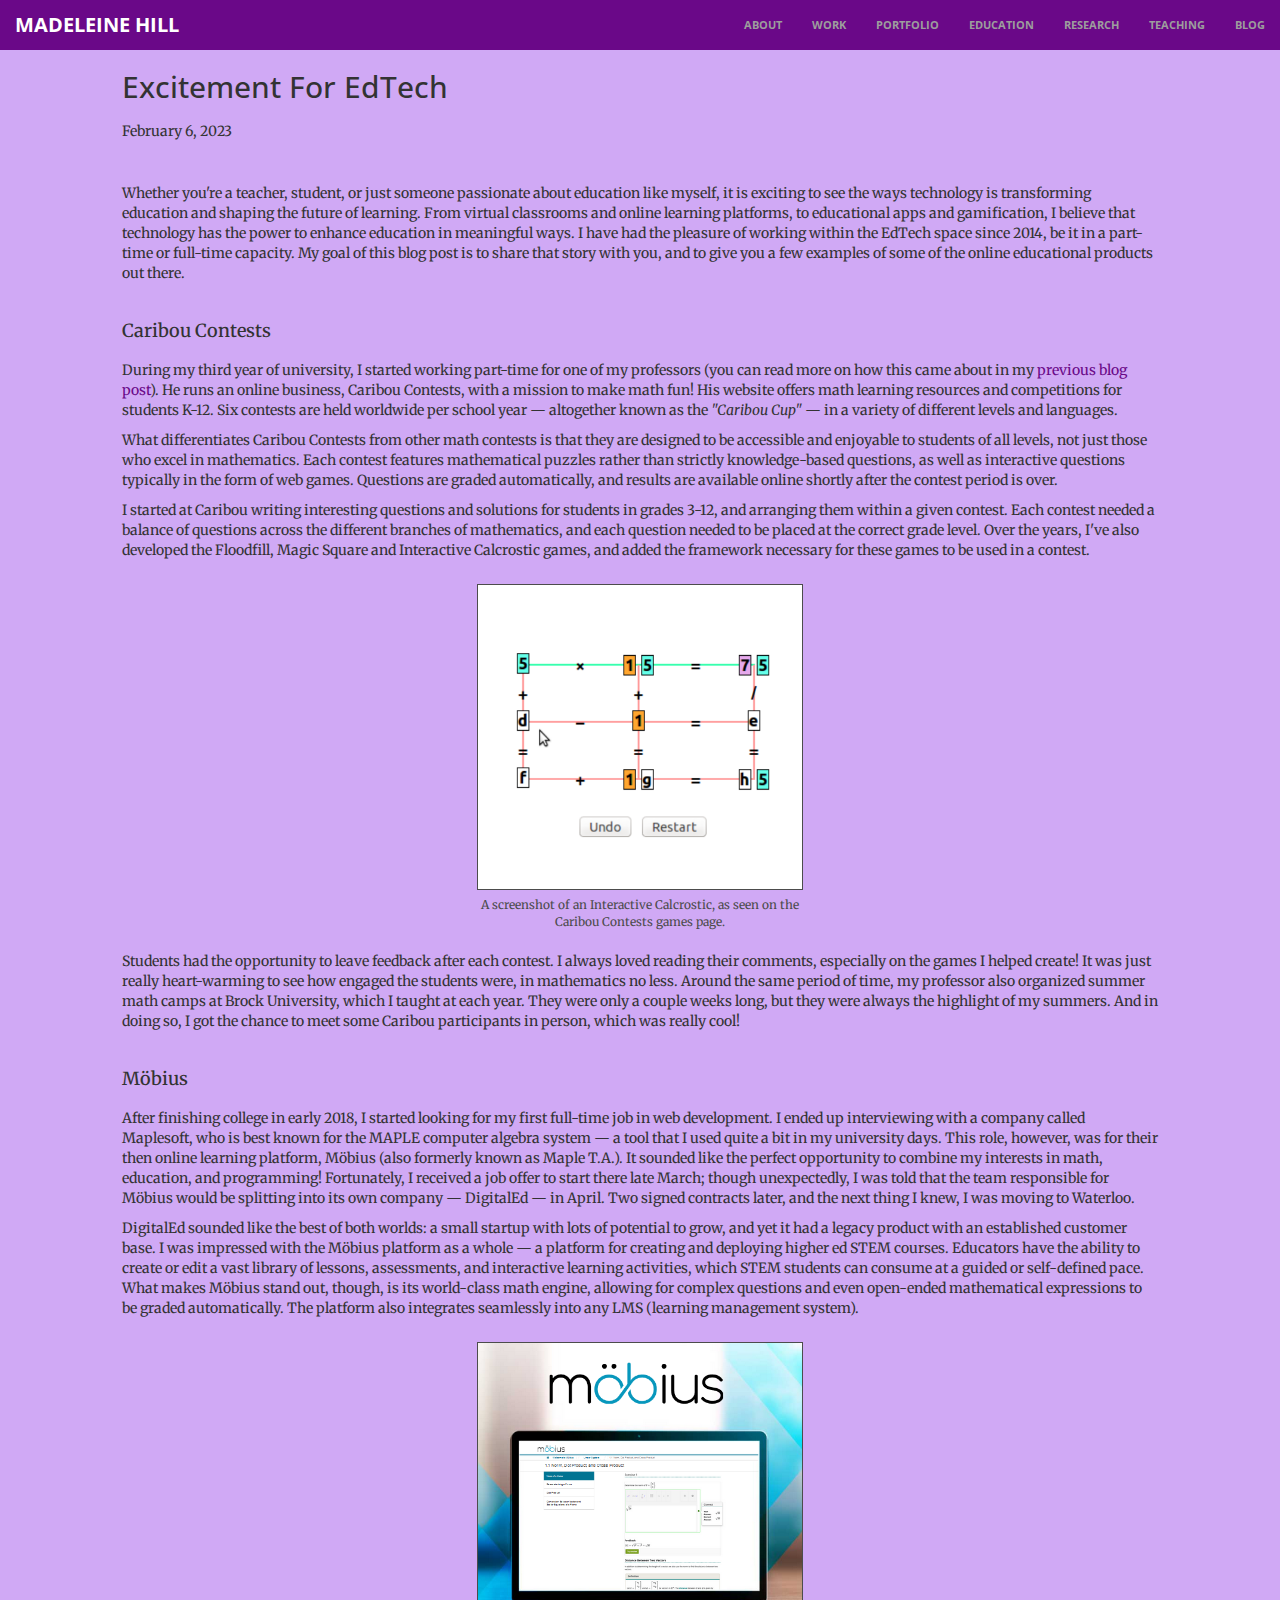
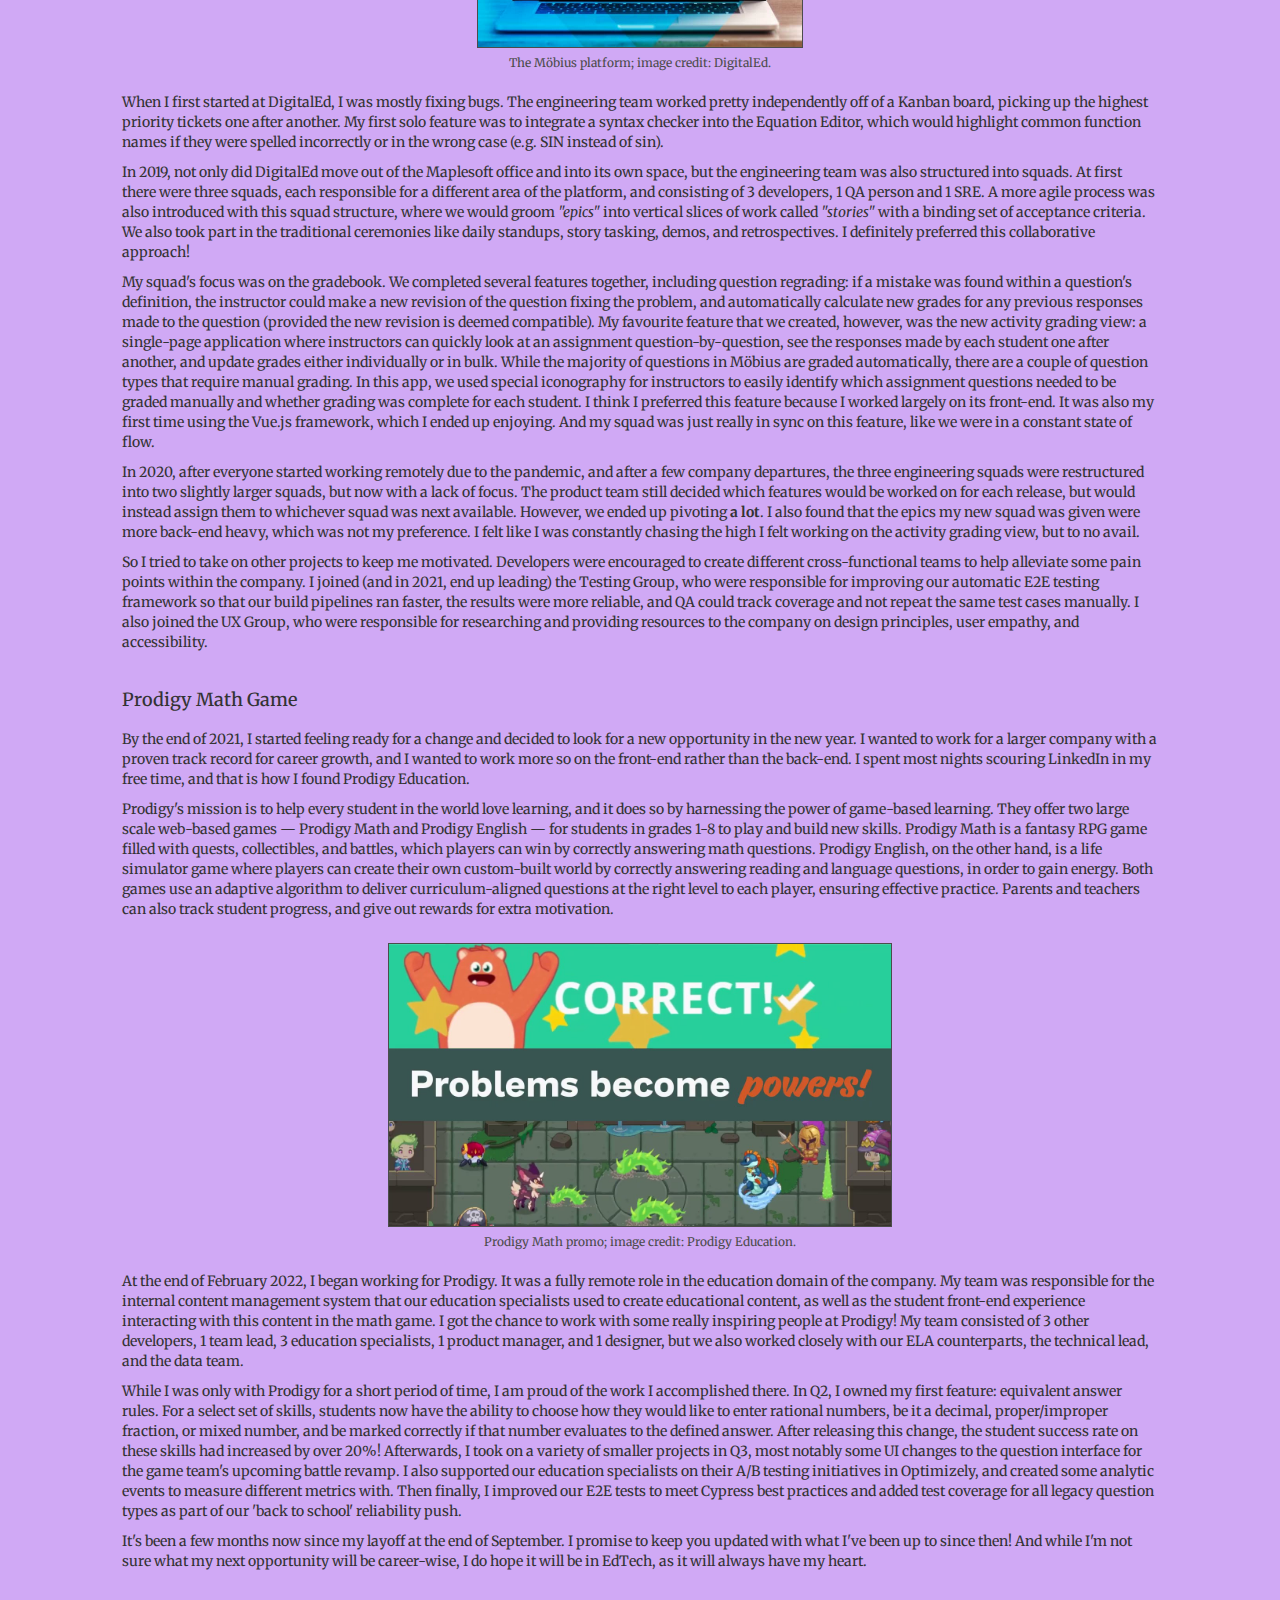
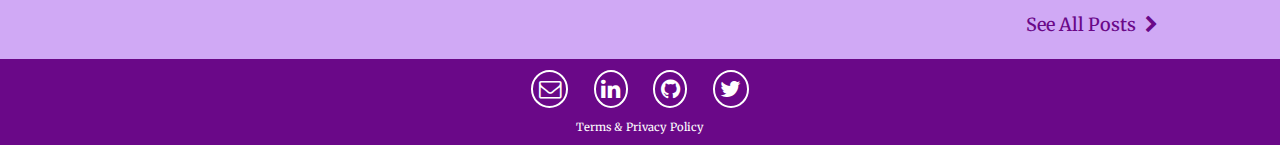
<file: blog/excitement-for-edtech.html>
<!DOCTYPE html>
<html lang="en">
  <head>
    <meta charset="utf-8">
    <link rel="icon" href="/favicon.ico">
    <link rel="apple-touch-icon" href="/apple-touch-icon.png">
    <meta name="viewport" content="width=device-width, initial-scale=1, shrink-to-fit=no">
    <meta name="description" content="A blog post on my excitement for EdTech">
    <meta name="author" content="Madeleine Hill">

    <title>Excitement For EdTech</title>

    <link href="https://cdnjs.cloudflare.com/ajax/libs/font-awesome/4.7.0/css/font-awesome.min.css" rel="stylesheet" type="text/css">
    <link href="https://fonts.googleapis.com/css?family=Open+Sans:300italic,400italic,600italic,700italic,800italic,400,300,600,700,800" rel="stylesheet" type="text/css">
    <link href="https://fonts.googleapis.com/css?family=Merriweather:400,300,300italic,400italic,700,700italic,900,900italic" rel="stylesheet" type="text/css">
    <link href="https://maxcdn.bootstrapcdn.com/bootstrap/3.3.7/css/bootstrap.min.css" rel="stylesheet" type="text/css">
    <link href="/css/site.css" rel="stylesheet" type="text/css">

    <script src="https://ajax.googleapis.com/ajax/libs/jquery/3.2.1/jquery.min.js"></script>
    <script src="https://maxcdn.bootstrapcdn.com/bootstrap/3.3.7/js/bootstrap.min.js"></script>
    <script src="/js/site.js"></script>

    <!-- Google tag (gtag.js) -->
    <script async src="https://www.googletagmanager.com/gtag/js?id=G-QNK63LK732"></script>
    <script>
      window.dataLayer = window.dataLayer || [];
      function gtag(){dataLayer.push(arguments);}
      gtag('js', new Date());

      gtag('config', 'G-QNK63LK732');
    </script>
  </head>

  <body>

    <!--Navigation-->
    <nav class="navbar navbar-inverse navbar-fixed-top">
      <div class="container-fluid">
        <div class="navbar-header">
          <button type="button" class="navbar-toggle" data-toggle="collapse" data-target="#myNavbar">
            <span class="icon-bar"></span>
            <span class="icon-bar"></span>
            <span class="icon-bar"></span>                        
          </button>
          <a class="navbar-brand" href="/">Madeleine Hill</a>
        </div>
        <div class="collapse navbar-collapse" id="myNavbar">
          <ul class="nav navbar-nav navbar-right">
            <li><a href="/#about">About</a></li>
            <li><a href="/#work">Work</a></li>
            <li><a href="/#portfolio">Portfolio</a></li>
            <li><a href="/#education">Education</a></li>
            <li><a href="/#research">Research</a></li>
            <li><a href="/#teaching">Teaching</a></li>
            <li><a href="/#blog">Blog</a></li>
          </ul>
        </div>
      </div>
    </nav>
    
    <main>

      <!--Blog Post-->
      <section id="blog-page" class="vcenter-parent">
        <div class="container vcenter-child">
          <div class="row">
            <div class="col-sm-10 col-sm-offset-1">
              <h1>Excitement For EdTech</h1>
              <time>February 6, 2023</time>
              <p>
                Whether you're a teacher, student, or just someone passionate about education like myself, it is exciting to see the ways technology is transforming education and shaping the future of learning. From virtual classrooms and online learning platforms, to educational apps and gamification, I believe that technology has the power to enhance education in meaningful ways. I have had the pleasure of working within the EdTech space since 2014, be it in a part-time or full-time capacity. My goal of this blog post is to share that story with you, and to give you a few examples of some of the online educational products out there.
              </p>
              <h2 class="top-space">Caribou Contests</h2>
              <p>
                During my third year of university, I started working part-time for one of my professors (you can read more on how this came about in my <a href="/blog/how-did-i-get-here.html" target="_blank">previous blog post</a>). He runs an online business, Caribou Contests, with a mission to make math fun! His website offers math learning resources and competitions for students K-12. Six contests are held worldwide per school year — altogether known as the <em>"Caribou Cup"</em> — in a variety of different levels and languages. 
              </p>
              <p>
                What differentiates Caribou Contests from other math contests is that they are designed to be accessible and enjoyable to students of all levels, not just those who excel in mathematics. Each contest features mathematical puzzles rather than strictly knowledge-based questions, as well as interactive questions typically in the form of web games. Questions are graded automatically, and results are available online shortly after the contest period is over.
              </p>
              <p>
                I started at Caribou writing interesting questions and solutions for students in grades 3-12, and arranging them within a given contest. Each contest needed a balance of questions across the different branches of mathematics, and each question needed to be placed at the correct grade level. Over the years, I've also developed the Floodfill, Magic Square and Interactive Calcrostic games, and added the framework necessary for these games to be used in a contest.
              </p>
              <div class="row">
                <figure class="col-xs-10 col-xs-offset-1 col-sm-8 col-sm-offset-2 col-md-6 col-md-offset-3 col-lg-4 col-lg-offset-4">
                  <img src="/images/calcrostic.png" alt="Calcrostic" class="img-responsive center-block" />
                  <figcaption>A screenshot of an Interactive Calcrostic, as seen on the Caribou Contests games page.</figcaption>
                </figure>
              </div>
              <p>
                Students had the opportunity to leave feedback after each contest. I always loved reading their comments, especially on the games I helped create! It was just really heart-warming to see how engaged the students were, in mathematics no less. Around the same period of time, my professor also organized summer math camps at Brock University, which I taught at each year. They were only a couple weeks long, but they were always the highlight of my summers. And in doing so, I got the chance to meet some Caribou participants in person, which was really cool!
              </p>
              <h2 class="top-space">Möbius</h2>
              <p>
                After finishing college in early 2018, I started looking for my first full-time job in web development. I ended up interviewing with a company called Maplesoft, who is best known for the MAPLE computer algebra system — a tool that I used quite a bit in my university days. This role, however, was for their then online learning platform, Möbius (also formerly known as Maple T.A.). It sounded like the perfect opportunity to combine my interests in math, education, and programming! Fortunately, I received a job offer to start there late March; though unexpectedly, I was told that the team responsible for Möbius would be splitting into its own company — DigitalEd — in April. Two signed contracts later, and the next thing I knew, I was moving to Waterloo.
              </p>
              <p>
                DigitalEd sounded like the best of both worlds: a small startup with lots of potential to grow, and yet it had a legacy product with an established customer base. I was impressed with the Möbius platform as a whole — a platform for creating and deploying higher ed STEM courses. Educators have the ability to create or edit a vast library of lessons, assessments, and interactive learning activities, which STEM students can consume at a guided or self-defined pace. What makes Möbius stand out, though, is its world-class math engine, allowing for complex questions and even open-ended mathematical expressions to be graded automatically. The platform also integrates seamlessly into any LMS (learning management system).
              </p>
              <div class="row">
                <figure class="col-xs-10 col-xs-offset-1 col-sm-8 col-sm-offset-2 col-md-6 col-md-offset-3 col-lg-4 col-lg-offset-4">
                  <img src="/images/mobius.png" alt="Mobius" class="img-responsive center-block" />
                  <figcaption>The Möbius platform; image credit: DigitalEd.</figcaption>
                </figure>
              </div>
              <p>
                When I first started at DigitalEd, I was mostly fixing bugs. The engineering team worked pretty independently off of a Kanban board, picking up the highest priority tickets one after another. My first solo feature was to integrate a syntax checker into the Equation Editor, which would highlight common function names if they were spelled incorrectly or in the wrong case (e.g. SIN instead of sin).
              </p>
              <p>
                In 2019, not only did DigitalEd move out of the Maplesoft office and into its own space, but the engineering team was also structured into squads. At first there were three squads, each responsible for a different area of the platform, and consisting of 3 developers, 1 QA person and 1 SRE. A more agile process was also introduced with this squad structure, where we would groom <em>"epics"</em> into vertical slices of work called <em>"stories"</em> with a binding set of acceptance criteria. We also took part in the traditional ceremonies like daily standups, story tasking, demos, and retrospectives. I definitely preferred this collaborative approach!
              </p>
              <p>
                My squad's focus was on the gradebook. We completed several features together, including question regrading: if a mistake was found within a question's definition, the instructor could make a new revision of the question fixing the problem, and automatically calculate new grades for any previous responses made to the question (provided the new revision is deemed compatible). My favourite feature that we created, however, was the new activity grading view: a single-page application where instructors can quickly look at an assignment question-by-question, see the responses made by each student one after another, and update grades either individually or in bulk. While the majority of questions in Möbius are graded automatically, there are a couple of question types that require manual grading. In this app, we used special iconography for instructors to easily identify which assignment questions needed to be graded manually and whether grading was complete for each student. I think I preferred this feature because I worked largely on its front-end. It was also my first time using the Vue.js framework, which I ended up enjoying. And my squad was just really in sync on this feature, like we were in a constant state of flow.
              </p>
              <p>
                In 2020, after everyone started working remotely due to the pandemic, and after a few company departures, the three engineering squads were restructured into two slightly larger squads, but now with a lack of focus. The product team still decided which features would be worked on for each release, but would instead assign them to whichever squad was next available. However, we ended up pivoting <strong>a lot</strong>. I also found that the epics my new squad was given were more back-end heavy, which was not my preference. I felt like I was constantly chasing the high I felt working on the activity grading view, but to no avail. 
              </p>
              <p>
                So I tried to take on other projects to keep me motivated. Developers were encouraged to create different cross-functional teams to help alleviate some pain points within the company. I joined (and in 2021, end up leading) the Testing Group, who were responsible for improving our automatic E2E testing framework so that our build pipelines ran faster, the results were more reliable, and QA could track coverage and not repeat the same test cases manually. I also joined the UX Group, who were responsible for researching and providing resources to the company on design principles, user empathy, and accessibility.
              </p>
              <h2 class="top-space">Prodigy Math Game</h2>
              <p>
                By the end of 2021, I started feeling ready for a change and decided to look for a new opportunity in the new year. I wanted to work for a larger company with a proven track record for career growth, and I wanted to work more so on the front-end rather than the back-end. I spent most nights scouring LinkedIn in my free time, and that is how I found Prodigy Education. 
              </p>
              <p>
                Prodigy's mission is to help every student in the world love learning, and it does so by harnessing the power of game-based learning. They offer two large scale web-based games — Prodigy Math and Prodigy English — for students in grades 1-8 to play and build new skills. Prodigy Math is a fantasy RPG game filled with quests, collectibles, and battles, which players can win by correctly answering math questions. Prodigy English, on the other hand, is a life simulator game where players can create their own custom-built world by correctly answering reading and language questions, in order to gain energy. Both games use an adaptive algorithm to deliver curriculum-aligned questions at the right level to each player, ensuring effective practice. Parents and teachers can also track student progress, and give out rewards for extra motivation.
              </p>
              <div class="row">
                <figure class="col-sm-10 col-sm-offset-1 col-md-8 col-md-offset-2 col-lg-6 col-lg-offset-3">
                  <img src="/images/prodigy-math.jpg" alt="Prodigy Math Game" class="img-responsive center-block" />
                  <figcaption>Prodigy Math promo; image credit: Prodigy Education.</figcaption>
                </figure>
              </div>
              <p>
                At the end of February 2022, I began working for Prodigy. It was a fully remote role in the education domain of the company. My team was responsible for the internal content management system that our education specialists used to create educational content, as well as the student front-end experience interacting with this content in the math game. I got the chance to work with some really inspiring people at Prodigy! My team consisted of 3 other developers, 1 team lead, 3 education specialists, 1 product manager, and 1 designer, but we also worked closely with our ELA counterparts, the technical lead, and the data team.
              </p>
              <p>
                While I was only with Prodigy for a short period of time, I am proud of the work I accomplished there. In Q2, I owned my first feature: equivalent answer rules. For a select set of skills, students now have the ability to choose how they would like to enter rational numbers, be it a decimal, proper/improper fraction, or mixed number, and be marked correctly if that number evaluates to the defined answer. After releasing this change, the student success rate on these skills had increased by over 20%! Afterwards, I took on a variety of smaller projects in Q3, most notably some UI changes to the question interface for the game team's upcoming battle revamp. I also supported our education specialists on their A/B testing initiatives in Optimizely, and created some analytic events to measure different metrics with. Then finally, I improved our E2E tests to meet Cypress best practices and added test coverage for all legacy question types as part of our 'back to school' reliability push.
              </p>
              <p>
                It's been a few months now since my layoff at the end of September. I promise to keep you updated with what I've been up to since then! And while I'm not sure what my next opportunity will be career-wise, I do hope it will be in EdTech, as it will always have my heart.
              </p>
            </div>
            <div class="col-sm-10 col-sm-offset-1">
              <div class="text-right top-space">
                <h3><a href="/blog">See All Posts<i class="fa fa-chevron-right left-space"></i></a></h3>
              </div>
            </div>
          </div>
        </div>
      </section>
    
      <!--Footer-->
      <footer>
        <div class="container-fluid text-center">
          <div class="row top-space">
            <span>
              <a href="mailto:mh11wi@outlook.com" aria-label="Email"><i class="fa fa-envelope-o fa-2x"></i></a>
              <a href="https://ca.linkedin.com/in/mh11wi" aria-label="LinkedIn" target="_blank"><i class="fa fa-linkedin fa-2x"></i></a>
              <a href="https://github.com/mh11wi" aria-label="GitHub" target="_blank"><i class="fa fa fa-github fa-2x"></i></a>
              <a href="https://twitter.com/mh11wi_tweets" aria-label="Twitter" target="_blank"><i class="fa fa fa-twitter fa-2x"></i></a>
            </span>
          </div>
          <div class="row top-space">
            <p><a href="/privacy-policy.html">Terms & Privacy Policy</a></p>
          </div>
        </div>
      </footer>
    
    </main>
  </body>
</html>
</file>
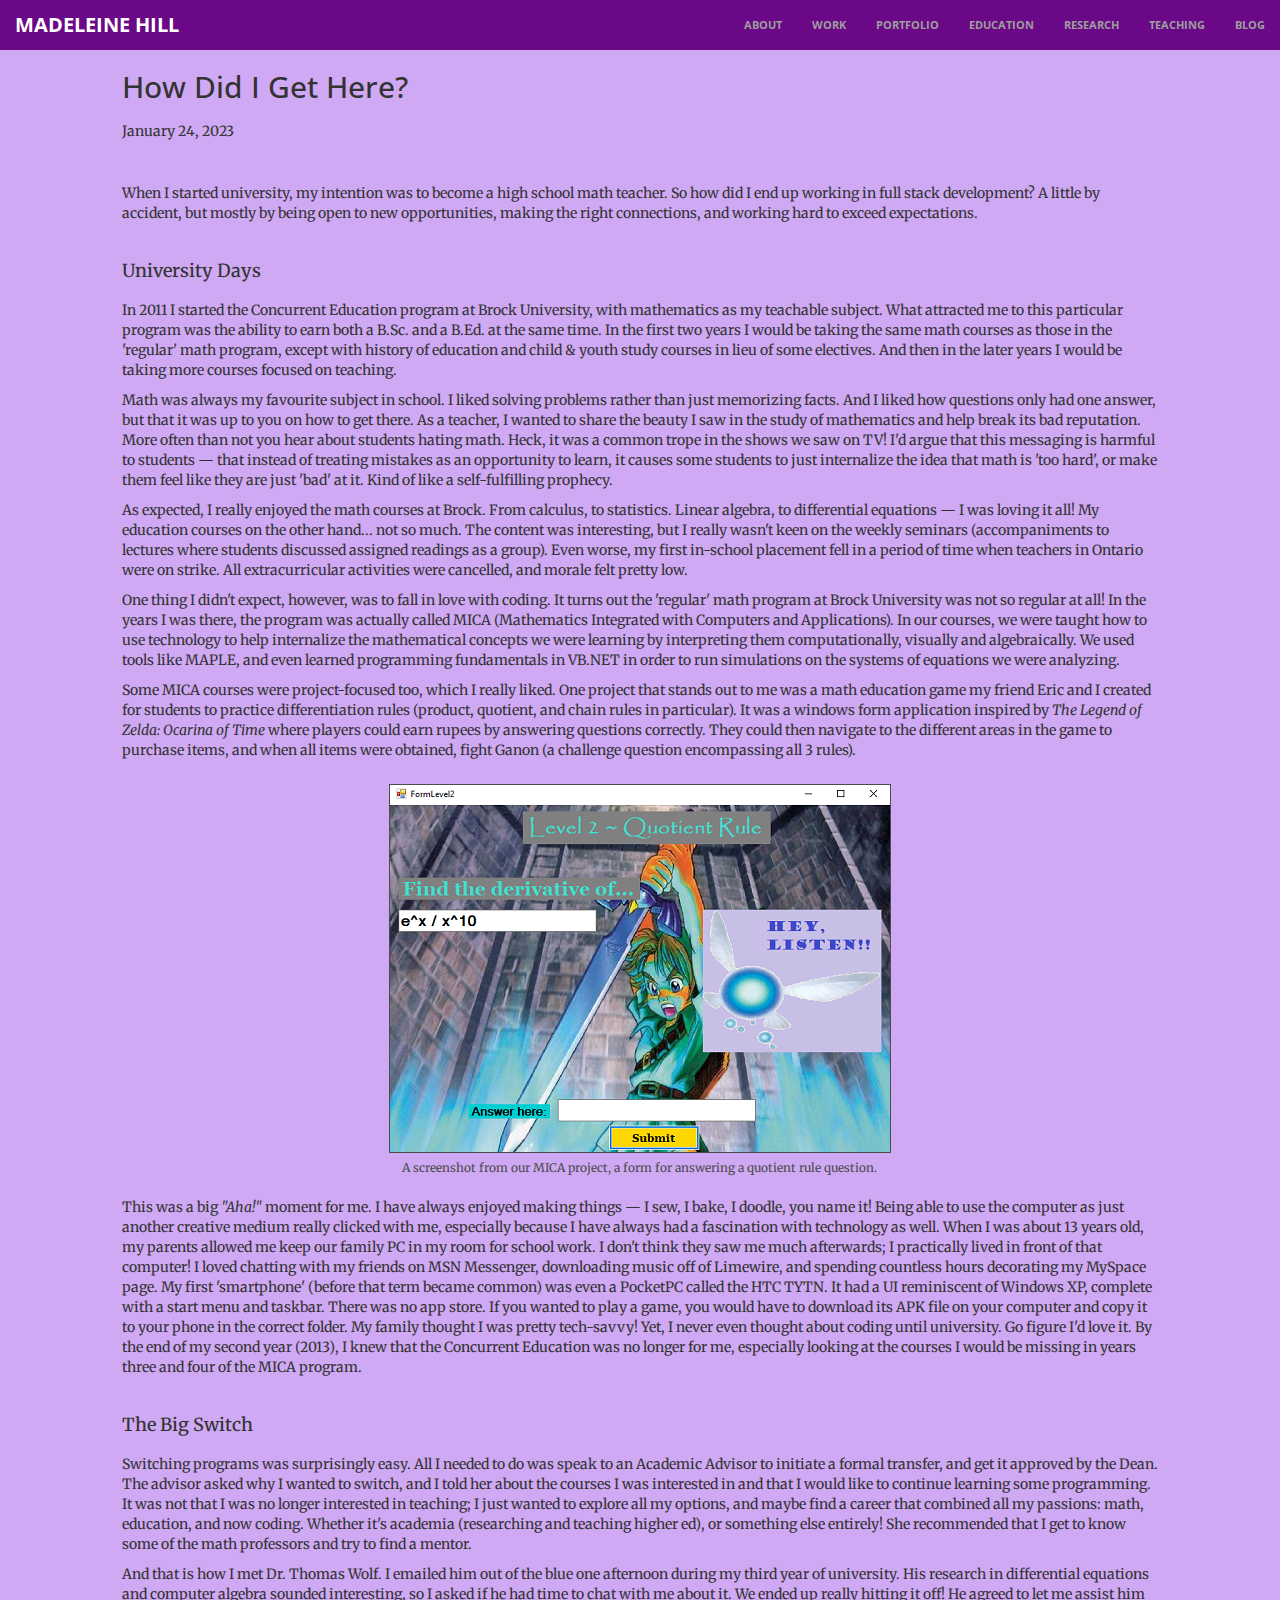
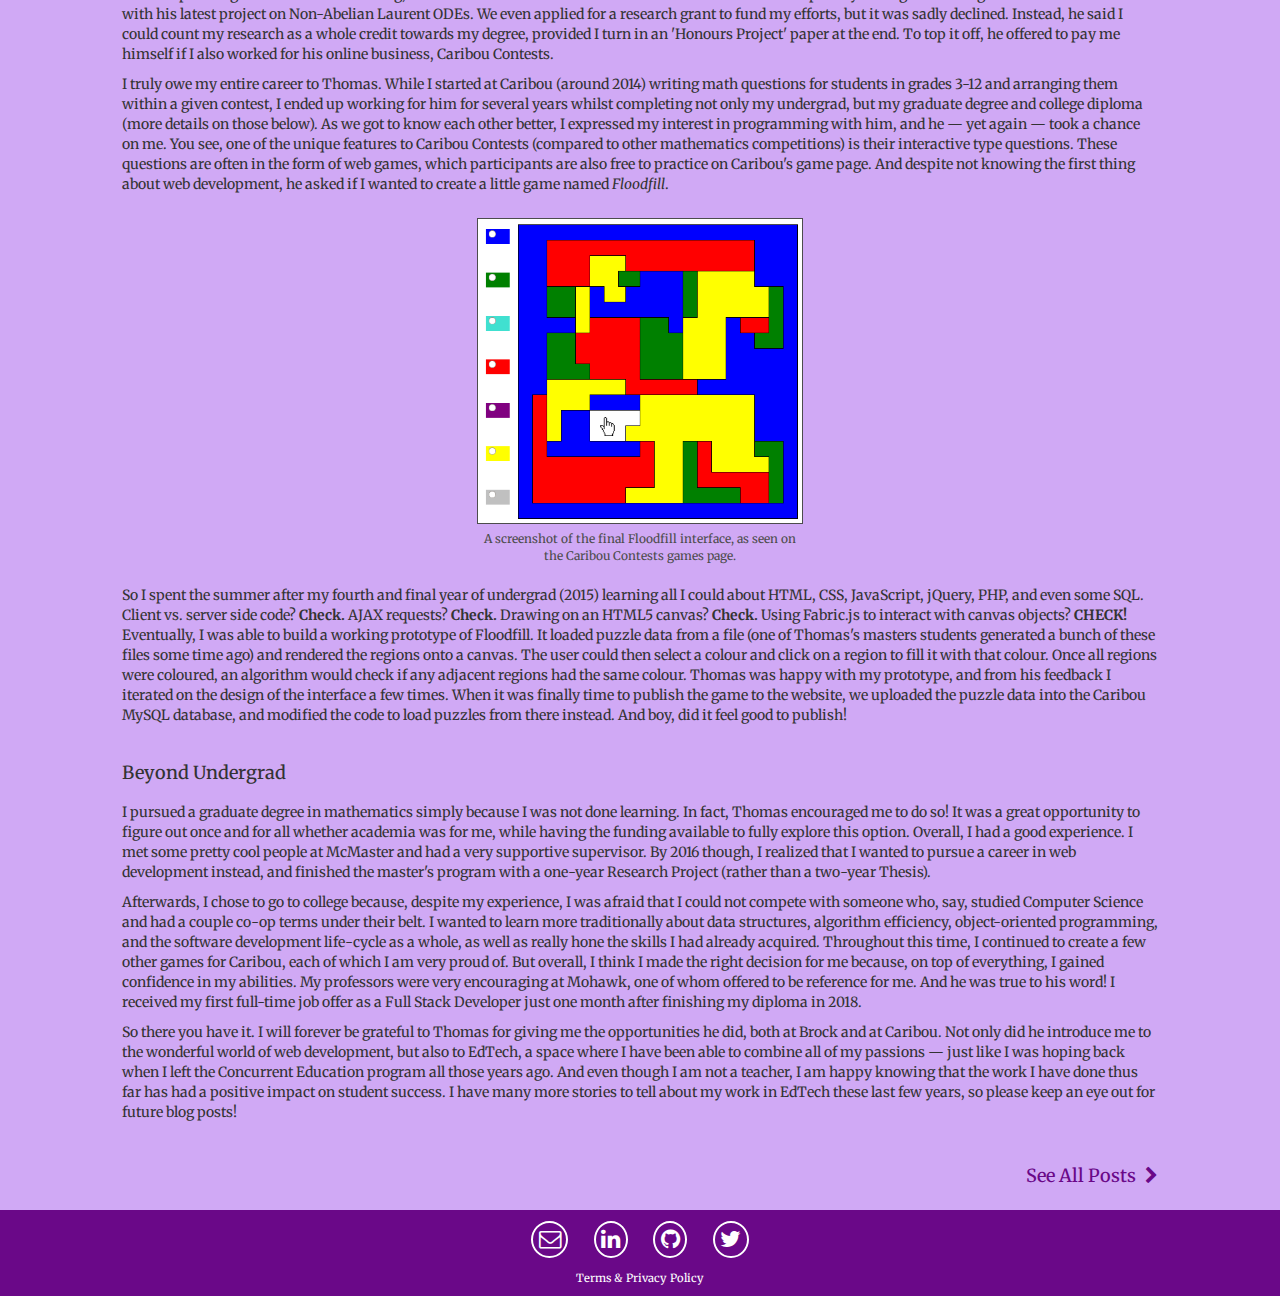
<file: blog/how-did-i-get-here.html>
<!DOCTYPE html>
<html lang="en">
  <head>
    <meta charset="utf-8">
    <link rel="icon" href="/favicon.ico">
    <link rel="apple-touch-icon" href="/apple-touch-icon.png">
    <meta name="viewport" content="width=device-width, initial-scale=1, shrink-to-fit=no">
    <meta name="description" content="A blog post on my journey becoming a developer">
    <meta name="author" content="Madeleine Hill">

    <title>How Did I Get Here?</title>

    <link href="https://cdnjs.cloudflare.com/ajax/libs/font-awesome/4.7.0/css/font-awesome.min.css" rel="stylesheet" type="text/css">
    <link href="https://fonts.googleapis.com/css?family=Open+Sans:300italic,400italic,600italic,700italic,800italic,400,300,600,700,800" rel="stylesheet" type="text/css">
    <link href="https://fonts.googleapis.com/css?family=Merriweather:400,300,300italic,400italic,700,700italic,900,900italic" rel="stylesheet" type="text/css">
    <link href="https://maxcdn.bootstrapcdn.com/bootstrap/3.3.7/css/bootstrap.min.css" rel="stylesheet" type="text/css">
    <link href="/css/site.css" rel="stylesheet" type="text/css">

    <script src="https://ajax.googleapis.com/ajax/libs/jquery/3.2.1/jquery.min.js"></script>
    <script src="https://maxcdn.bootstrapcdn.com/bootstrap/3.3.7/js/bootstrap.min.js"></script>
    <script src="/js/site.js"></script>

    <!-- Google tag (gtag.js) -->
    <script async src="https://www.googletagmanager.com/gtag/js?id=G-QNK63LK732"></script>
    <script>
      window.dataLayer = window.dataLayer || [];
      function gtag(){dataLayer.push(arguments);}
      gtag('js', new Date());

      gtag('config', 'G-QNK63LK732');
    </script>
  </head>

  <body>

    <!--Navigation-->
    <nav class="navbar navbar-inverse navbar-fixed-top">
      <div class="container-fluid">
        <div class="navbar-header">
          <button type="button" class="navbar-toggle" data-toggle="collapse" data-target="#myNavbar">
            <span class="icon-bar"></span>
            <span class="icon-bar"></span>
            <span class="icon-bar"></span>                        
          </button>
          <a class="navbar-brand" href="/">Madeleine Hill</a>
        </div>
        <div class="collapse navbar-collapse" id="myNavbar">
          <ul class="nav navbar-nav navbar-right">
            <li><a href="/#about">About</a></li>
            <li><a href="/#work">Work</a></li>
            <li><a href="/#portfolio">Portfolio</a></li>
            <li><a href="/#education">Education</a></li>
            <li><a href="/#research">Research</a></li>
            <li><a href="/#teaching">Teaching</a></li>
            <li><a href="/#blog">Blog</a></li>
          </ul>
        </div>
      </div>
    </nav>
    
    <main>

      <!--Blog Post-->
      <section id="blog-page" class="vcenter-parent">
        <div class="container vcenter-child">
          <div class="row">
            <div class="col-sm-10 col-sm-offset-1">
              <h1>How Did I Get Here?</h1>
              <time>January 24, 2023</time>
              <p>
                When I started university, my intention was to become a high school math teacher. So how did I end up working in full stack development? A little by accident, but mostly by being open to new opportunities, making the right connections, and working hard to exceed expectations. 
              </p>
              <h2 class="top-space">University Days</h2>
              <p>
                In 2011 I started the Concurrent Education program at Brock University, with mathematics as my teachable subject. What attracted me to this particular program was the ability to earn both a B.Sc. and a B.Ed. at the same time. In the first two years I would be taking the same math courses as those in the 'regular' math program, except with history of education and child & youth study courses in lieu of some electives. And then in the later years I would be taking more courses focused on teaching.
              </p>
              <p>
                Math was always my favourite subject in school. I liked solving problems rather than just memorizing facts. And I liked how questions only had one answer, but that it was up to you on how to get there. As a teacher, I wanted to share the beauty I saw in the study of mathematics and help break its bad reputation. More often than not you hear about students hating math. Heck, it was a common trope in the shows we saw on TV! I'd argue that this messaging is harmful to students — that instead of treating mistakes as an opportunity to learn, it causes some students to just internalize the idea that math is 'too hard', or make them feel like they are just 'bad' at it. Kind of like a self-fulfilling prophecy.
              <p>
                As expected, I really enjoyed the math courses at Brock. From calculus, to statistics. Linear algebra, to differential equations — I was loving it all! My education courses on the other hand... not so much. The content was interesting, but I really wasn't keen on the weekly seminars (accompaniments to lectures where students discussed assigned readings as a group). Even worse, my first in-school placement fell in a period of time when teachers in Ontario were on strike. All extracurricular activities were cancelled, and morale felt pretty low.
              </p>
              <p>
                One thing I didn't expect, however, was to fall in love with coding. It turns out the 'regular' math program at Brock University was not so regular at all! In the years I was there, the program was actually called MICA (Mathematics Integrated with Computers and Applications). In our courses, we were taught how to use technology to help internalize the mathematical concepts we were learning by interpreting them computationally, visually and algebraically. We used tools like MAPLE, and even learned programming fundamentals in VB.NET in order to run simulations on the systems of equations we were analyzing.
              </p>
              <p>
                Some MICA courses were project-focused too, which I really liked. One project that stands out to me was a math education game my friend Eric and I created for students to practice differentiation rules (product, quotient, and chain rules in particular). It was a windows form application inspired by <em>The Legend of Zelda: Ocarina of Time</em> where players could earn rupees by answering questions correctly. They could then navigate to the different areas in the game to purchase items, and when all items were obtained, fight Ganon (a challenge question encompassing all 3 rules).
              </p>
              <div class="row">
                <figure class="col-sm-10 col-sm-offset-1">
                  <img src="/images/mica-project.png" alt="MICA project" class="img-responsive center-block" />
                  <figcaption>A screenshot from our MICA project, a form for answering a quotient rule question.</figcaption>
                </figure>
              </div>
              <p>
                This was a big <em>"Aha!"</em> moment for me. I have always enjoyed making things — I sew, I bake, I doodle, you name it! Being able to use the computer as just another creative medium really clicked with me, especially because I have always had a fascination with technology as well. When I was about 13 years old, my parents allowed me keep our family PC in my room for school work. I don't think they saw me much afterwards; I practically lived in front of that computer! I loved chatting with my friends on MSN Messenger, downloading music off of Limewire, and spending countless hours decorating my MySpace page. My first 'smartphone' (before that term became common) was even a PocketPC called the HTC TYTN. It had a UI reminiscent of Windows XP, complete with a start menu and taskbar. There was no app store. If you wanted to play a game, you would have to download its APK file on your computer and copy it to your phone in the correct folder. My family thought I was pretty tech-savvy! Yet, I never even thought about coding until university. Go figure I'd love it. By the end of my second year (2013), I knew that the Concurrent Education was no longer for me, especially looking at the courses I would be missing in years three and four of the MICA program.
              </p>
              <h2 class="top-space">The Big Switch</h2>
              <p>
                Switching programs was surprisingly easy. All I needed to do was speak to an Academic Advisor to initiate a formal transfer, and get it approved by the Dean. The advisor asked why I wanted to switch, and I told her about the courses I was interested in and that I would like to continue learning some programming. It was not that I was no longer interested in teaching; I just wanted to explore all my options, and maybe find a career that combined all my passions: math, education, and now coding. Whether it's academia (researching and teaching higher ed), or something else entirely! She recommended that I get to know some of the math professors and try to find a mentor.
              </p>
              <p>
                And that is how I met Dr. Thomas Wolf. I emailed him out of the blue one afternoon during my third year of university. His research in differential equations and computer algebra sounded interesting, so I asked if he had time to chat with me about it. We ended up really hitting it off! He agreed to let me assist him with his latest project on Non-Abelian Laurent ODEs. We even applied for a research grant to fund my efforts, but it was sadly declined. Instead, he said I could count my research as a whole credit towards my degree, provided I turn in an 'Honours Project' paper at the end. To top it off, he offered to pay me himself if I also worked for his online business, Caribou Contests.
              </p>
              <p>
                I truly owe my entire career to Thomas. While I started at Caribou (around 2014) writing math questions for students in grades 3-12 and arranging them within a given contest, I ended up working for him for several years whilst completing not only my undergrad, but my graduate degree and college diploma (more details on those below). As we got to know each other better, I expressed my interest in programming with him, and he — yet again — took a chance on me. You see, one of the unique features to Caribou Contests (compared to other mathematics competitions) is their interactive type questions. These questions are often in the form of web games, which participants are also free to practice on Caribou's game page. And despite not knowing the first thing about web development, he asked if I wanted to create a little game named <em>Floodfill</em>.
              </p>
              <div class="row">
                <figure class="col-xs-10 col-xs-offset-1 col-sm-8 col-sm-offset-2 col-md-6 col-md-offset-3 col-lg-4 col-lg-offset-4">
                  <img src="/images/floodfill.png" alt="Floodfill" class="img-responsive center-block" />
                  <figcaption>A screenshot of the final Floodfill interface, as seen on the Caribou Contests games page.</figcaption>
                </figure>
              </div>
              <p>
                So I spent the summer after my fourth and final year of undergrad (2015) learning all I could about HTML, CSS, JavaScript, jQuery, PHP, and even some SQL. Client vs. server side code? <strong>Check.</strong> AJAX requests? <strong>Check.</strong> Drawing on an HTML5 canvas? <strong>Check.</strong> Using Fabric.js to interact with canvas objects? <strong>CHECK!</strong> Eventually, I was able to build a working prototype of Floodfill. It loaded puzzle data from a file (one of Thomas's masters students generated a bunch of these files some time ago) and rendered the regions onto a canvas. The user could then select a colour and click on a region to fill it with that colour. Once all regions were coloured, an algorithm would check if any adjacent regions had the same colour. Thomas was happy with my prototype, and from his feedback I iterated on the design of the interface a few times. When it was finally time to publish the game to the website, we uploaded the puzzle data into the Caribou MySQL database, and modified the code to load puzzles from there instead. And boy, did it feel good to publish!
              </p>
              <h2 class="top-space">Beyond Undergrad</h2>
              <p>
                I pursued a graduate degree in mathematics simply because I was not done learning. In fact, Thomas encouraged me to do so! It was a great opportunity to figure out once and for all whether academia was for me, while having the funding available to fully explore this option. Overall, I had a good experience. I met some pretty cool people at McMaster and had a very supportive supervisor. By 2016 though, I realized that I wanted to pursue a career in web development instead, and finished the master's program with a one-year Research Project (rather than a two-year Thesis).
              </p>
              <p>
                Afterwards, I chose to go to college because, despite my experience, I was afraid that I could not compete with someone who, say, studied Computer Science and had a couple co-op terms under their belt. I wanted to learn more traditionally about data structures, algorithm efficiency, object-oriented programming, and the software development life-cycle as a whole, as well as really hone the skills I had already acquired. Throughout this time, I continued to create a few other games for Caribou, each of which I am very proud of. But overall, I think I made the right decision for me because, on top of everything, I gained confidence in my abilities. My professors were very encouraging at Mohawk, one of whom offered to be reference for me. And he was true to his word! I received my first full-time job offer as a Full Stack Developer just one month after finishing my diploma in 2018.
              </p>
              <p>
                So there you have it. I will forever be grateful to Thomas for giving me the opportunities he did, both at Brock and at Caribou. Not only did he introduce me to the wonderful world of web development, but also to EdTech, a space where I have been able to combine all of my passions — just like I was hoping back when I left the Concurrent Education program all those years ago. And even though I am not a teacher, I am happy knowing that the work I have done thus far has had a positive impact on student success. I have many more stories to tell about my work in EdTech these last few years, so please keep an eye out for future blog posts!
              </p>
            </div>
            <div class="col-sm-10 col-sm-offset-1">
              <div class="text-right top-space">
                <h3><a href="/blog">See All Posts<i class="fa fa-chevron-right left-space"></i></a></h3>
              </div>
            </div>
          </div>
        </div>
      </section>
    
      <!--Footer-->
      <footer>
        <div class="container-fluid text-center">
          <div class="row top-space">
            <span>
              <a href="mailto:mh11wi@outlook.com" aria-label="Email"><i class="fa fa-envelope-o fa-2x"></i></a>
              <a href="https://ca.linkedin.com/in/mh11wi" aria-label="LinkedIn" target="_blank"><i class="fa fa-linkedin fa-2x"></i></a>
              <a href="https://github.com/mh11wi" aria-label="GitHub" target="_blank"><i class="fa fa fa-github fa-2x"></i></a>
              <a href="https://twitter.com/mh11wi_tweets" aria-label="Twitter" target="_blank"><i class="fa fa fa-twitter fa-2x"></i></a>
            </span>
          </div>
          <div class="row top-space">
            <p><a href="/privacy-policy.html">Terms & Privacy Policy</a></p>
          </div>
        </div>
      </footer>
    
    </main>
  </body>
</html>
</file>
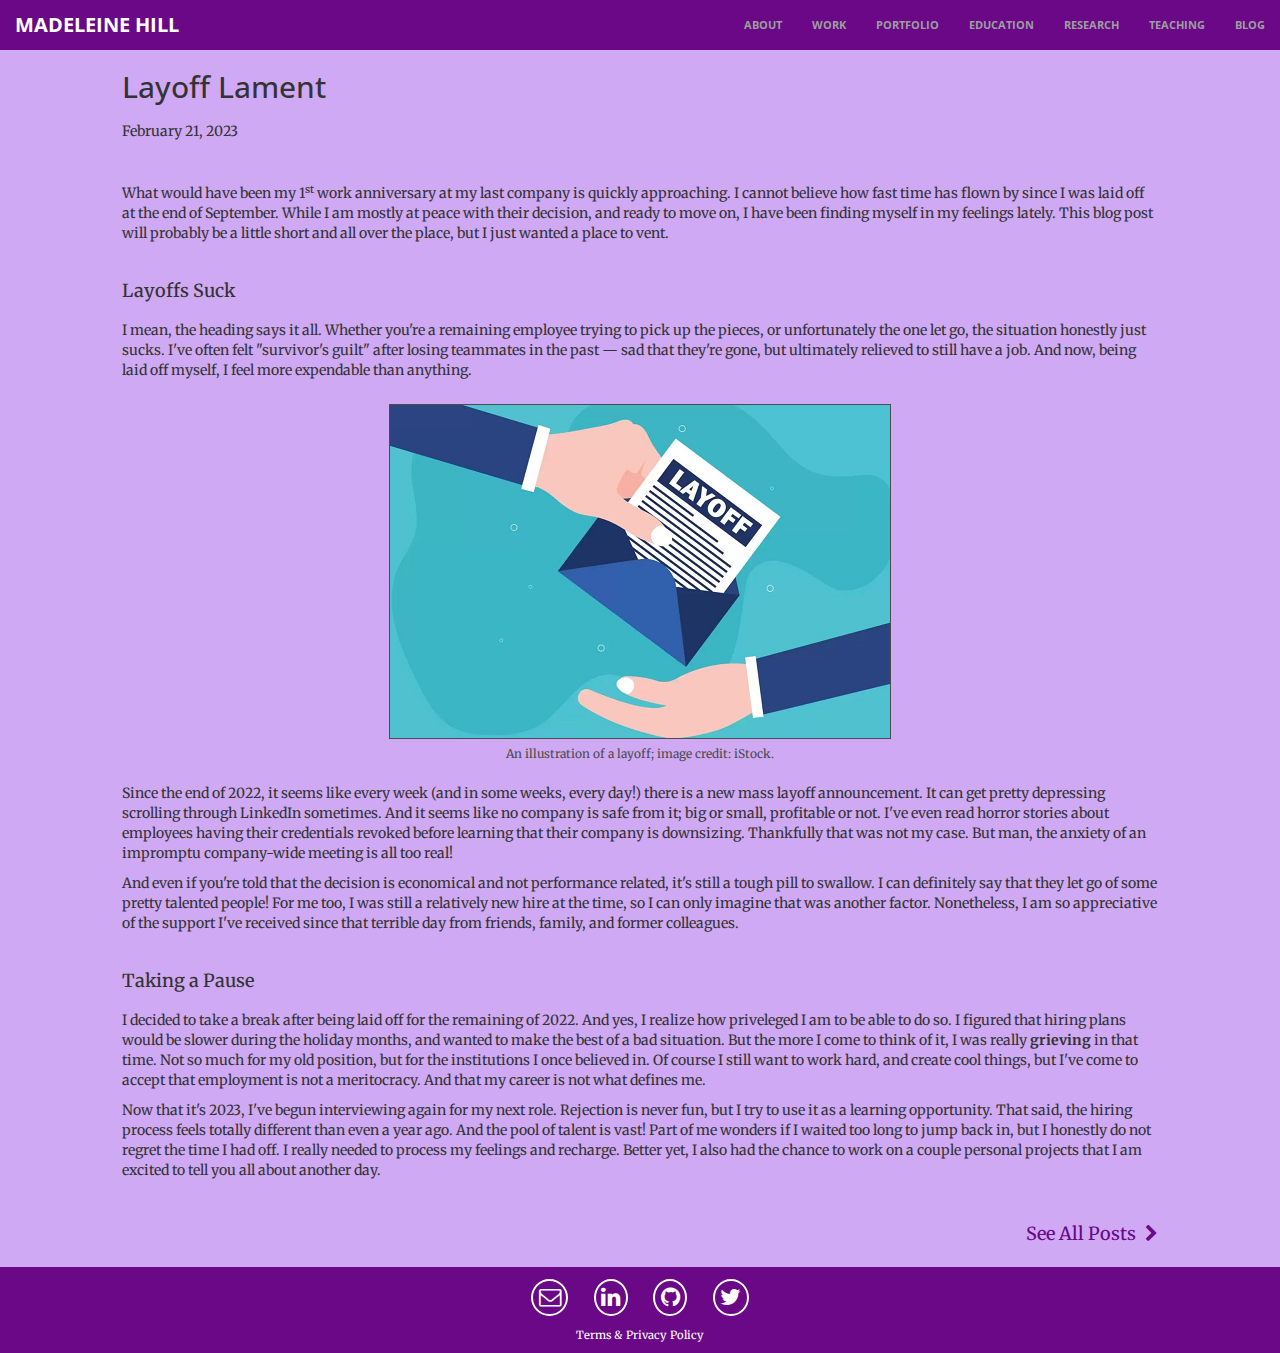
<file: blog/layoff-lament.html>
<!DOCTYPE html>
<html lang="en">
  <head>
    <meta charset="utf-8">
    <link rel="icon" href="/favicon.ico">
    <link rel="apple-touch-icon" href="/apple-touch-icon.png">
    <meta name="viewport" content="width=device-width, initial-scale=1, shrink-to-fit=no">
    <meta name="description" content="A blog post on my lament for recent layoffs">
    <meta name="author" content="Madeleine Hill">
    <meta name="robots" content="noindex" />

    <title>Layoff Lament</title>

    <link href="https://cdnjs.cloudflare.com/ajax/libs/font-awesome/4.7.0/css/font-awesome.min.css" rel="stylesheet" type="text/css">
    <link href="https://fonts.googleapis.com/css?family=Open+Sans:300italic,400italic,600italic,700italic,800italic,400,300,600,700,800" rel="stylesheet" type="text/css">
    <link href="https://fonts.googleapis.com/css?family=Merriweather:400,300,300italic,400italic,700,700italic,900,900italic" rel="stylesheet" type="text/css">
    <link href="https://maxcdn.bootstrapcdn.com/bootstrap/3.3.7/css/bootstrap.min.css" rel="stylesheet" type="text/css">
    <link href="/css/site.css" rel="stylesheet" type="text/css">

    <script src="https://ajax.googleapis.com/ajax/libs/jquery/3.2.1/jquery.min.js"></script>
    <script src="https://maxcdn.bootstrapcdn.com/bootstrap/3.3.7/js/bootstrap.min.js"></script>
    <script src="/js/site.js"></script>

    <!-- Google tag (gtag.js) -->
    <script async src="https://www.googletagmanager.com/gtag/js?id=G-QNK63LK732"></script>
    <script>
      window.dataLayer = window.dataLayer || [];
      function gtag(){dataLayer.push(arguments);}
      gtag('js', new Date());

      gtag('config', 'G-QNK63LK732');
    </script>
  </head>

  <body>

    <!--Navigation-->
    <nav class="navbar navbar-inverse navbar-fixed-top">
      <div class="container-fluid">
        <div class="navbar-header">
          <button type="button" class="navbar-toggle" data-toggle="collapse" data-target="#myNavbar">
            <span class="icon-bar"></span>
            <span class="icon-bar"></span>
            <span class="icon-bar"></span>                        
          </button>
          <a class="navbar-brand" href="/">Madeleine Hill</a>
        </div>
        <div class="collapse navbar-collapse" id="myNavbar">
          <ul class="nav navbar-nav navbar-right">
            <li><a href="/#about">About</a></li>
            <li><a href="/#work">Work</a></li>
            <li><a href="/#portfolio">Portfolio</a></li>
            <li><a href="/#education">Education</a></li>
            <li><a href="/#research">Research</a></li>
            <li><a href="/#teaching">Teaching</a></li>
            <li><a href="/#blog">Blog</a></li>
          </ul>
        </div>
      </div>
    </nav>
    
    <main>

      <!--Blog Post-->
      <section id="blog-page" class="vcenter-parent">
        <div class="container vcenter-child">
          <div class="row">
            <div class="col-sm-10 col-sm-offset-1">
              <h1>Layoff Lament</h1>
              <time>February 21, 2023</time>
              <p>
                What would have been my 1<sup>st</sup> work anniversary at my last company is quickly approaching. I cannot believe how fast time has flown by since I was laid off at the end of September. While I am mostly at peace with their decision, and ready to move on, I have been finding myself in my feelings lately. This blog post will probably be a little short and all over the place, but I just wanted a place to vent.
              </p>
              <h2 class="top-space">Layoffs Suck</h2>
              <p>
                I mean, the heading says it all. Whether you're a remaining employee trying to pick up the pieces, or unfortunately the one let go, the situation honestly just sucks. I've often felt "survivor's guilt" after losing teammates in the past — sad that they're gone, but ultimately relieved to still have a job. And now, being laid off myself, I feel more expendable than anything. 
              </p>
              <div class="row">
                <figure class="col-sm-10 col-sm-offset-1">
                  <img src="/images/layoff.png" alt="Layoff stock image" class="img-responsive center-block" />
                  <figcaption>An illustration of a layoff; image credit: iStock.</figcaption>
                </figure>
              </div>
              <p>
                Since the end of 2022, it seems like every week (and in some weeks, every day!) there is a new mass layoff announcement. It can get pretty depressing scrolling through LinkedIn sometimes. And it seems like no company is safe from it; big or small, profitable or not. I've even read horror stories about employees having their credentials revoked before learning that their company is downsizing. Thankfully that was not my case. But man, the anxiety of an impromptu company-wide meeting is all too real!
              </p>
              <p>
                And even if you're told that the decision is economical and not performance related, it's still a tough pill to swallow. I can definitely say that they let go of some pretty talented people! For me too, I was still a relatively new hire at the time, so I can only imagine that was another factor. Nonetheless, I am so appreciative of the support I've received since that terrible day from friends, family, and former colleagues.
              </p>
              <h2 class="top-space">Taking a Pause</h2>
              <p>
                I decided to take a break after being laid off for the remaining of 2022. And yes, I realize how priveleged I am to be able to do so. I figured that hiring plans would be slower during the holiday months, and wanted to make the best of a bad situation. But the more I come to think of it, I was really <strong>grieving</strong> in that time. Not so much for my old position, but for the institutions I once believed in. Of course I still want to work hard, and create cool things, but I've come to accept that employment is not a meritocracy. And that my career is not what defines me.
              </p>
              <p>
                Now that it's 2023, I've begun interviewing again for my next role. Rejection is never fun, but I try to use it as a learning opportunity. That said, the hiring process feels totally different than even a year ago. And the pool of talent is vast! Part of me wonders if I waited too long to jump back in, but I honestly do not regret the time I had off. I really needed to process my feelings and recharge. Better yet, I also had the chance to work on a couple personal projects that I am excited to tell you all about another day.
              </p>
            </div>
            <div class="col-sm-10 col-sm-offset-1">
              <div class="text-right top-space">
                <h3><a href="/blog">See All Posts<i class="fa fa-chevron-right left-space"></i></a></h3>
              </div>
            </div>
          </div>
        </div>
      </section>
    
      <!--Footer-->
      <footer>
        <div class="container-fluid text-center">
          <div class="row top-space">
            <span>
              <a href="mailto:mh11wi@outlook.com" aria-label="Email"><i class="fa fa-envelope-o fa-2x"></i></a>
              <a href="https://ca.linkedin.com/in/mh11wi" aria-label="LinkedIn" target="_blank"><i class="fa fa-linkedin fa-2x"></i></a>
              <a href="https://github.com/mh11wi" aria-label="GitHub" target="_blank"><i class="fa fa fa-github fa-2x"></i></a>
              <a href="https://twitter.com/mh11wi_tweets" aria-label="Twitter" target="_blank"><i class="fa fa fa-twitter fa-2x"></i></a>
            </span>
          </div>
          <div class="row top-space">
            <p><a href="/privacy-policy.html">Terms & Privacy Policy</a></p>
          </div>
        </div>
      </footer>
    
    </main>
  </body>
</html>
</file>
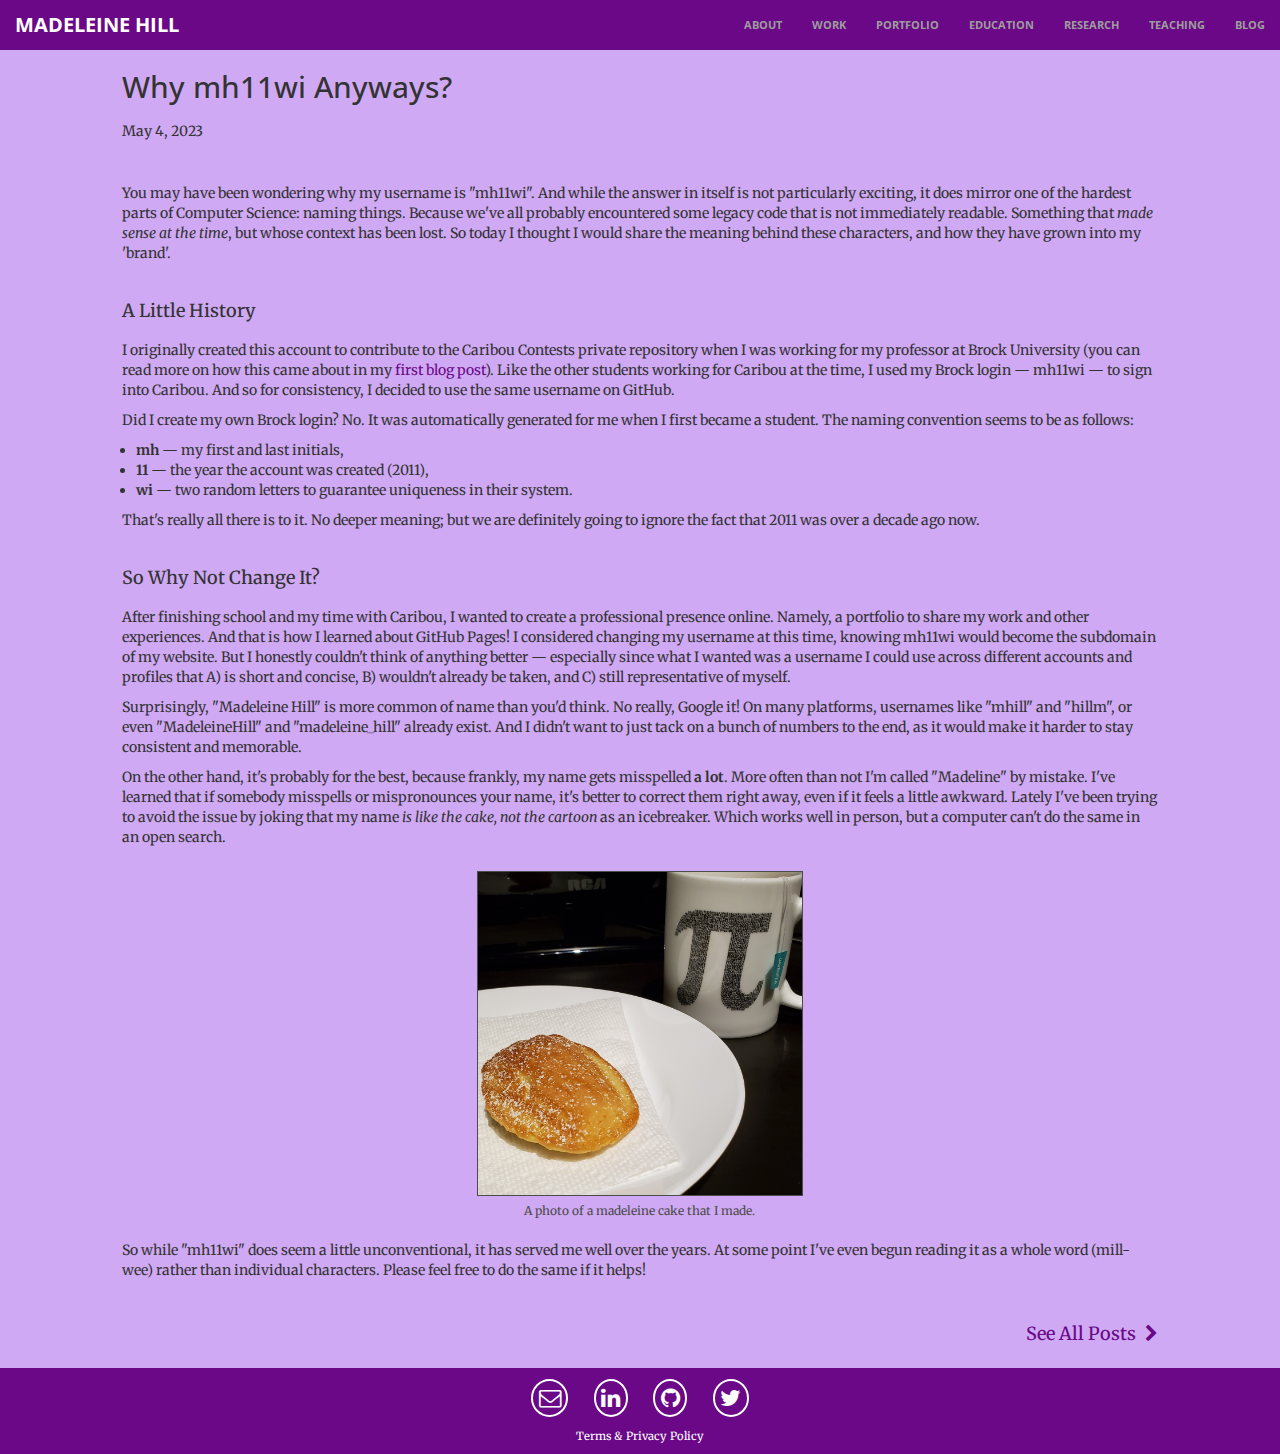
<file: blog/why-mh11wi-anyways.html>
<!DOCTYPE html>
<html lang="en">
  <head>
    <meta charset="utf-8">
    <link rel="icon" href="/favicon.ico">
    <link rel="apple-touch-icon" href="/apple-touch-icon.png">
    <meta name="viewport" content="width=device-width, initial-scale=1, shrink-to-fit=no">
    <meta name="description" content="A blog post about my username, mh11wi">
    <meta name="author" content="Madeleine Hill">
    <meta name="robots" content="noindex" />

    <title>Why mh11wi Anyways?</title>

    <link href="https://cdnjs.cloudflare.com/ajax/libs/font-awesome/4.7.0/css/font-awesome.min.css" rel="stylesheet" type="text/css">
    <link href="https://fonts.googleapis.com/css?family=Open+Sans:300italic,400italic,600italic,700italic,800italic,400,300,600,700,800" rel="stylesheet" type="text/css">
    <link href="https://fonts.googleapis.com/css?family=Merriweather:400,300,300italic,400italic,700,700italic,900,900italic" rel="stylesheet" type="text/css">
    <link href="https://maxcdn.bootstrapcdn.com/bootstrap/3.3.7/css/bootstrap.min.css" rel="stylesheet" type="text/css">
    <link href="/css/site.css" rel="stylesheet" type="text/css">

    <script src="https://ajax.googleapis.com/ajax/libs/jquery/3.2.1/jquery.min.js"></script>
    <script src="https://maxcdn.bootstrapcdn.com/bootstrap/3.3.7/js/bootstrap.min.js"></script>
    <script src="/js/site.js"></script>

    <!-- Google tag (gtag.js) -->
    <script async src="https://www.googletagmanager.com/gtag/js?id=G-QNK63LK732"></script>
    <script>
      window.dataLayer = window.dataLayer || [];
      function gtag(){dataLayer.push(arguments);}
      gtag('js', new Date());

      gtag('config', 'G-QNK63LK732');
    </script>
  </head>

  <body>

    <!--Navigation-->
    <nav class="navbar navbar-inverse navbar-fixed-top">
      <div class="container-fluid">
        <div class="navbar-header">
          <button type="button" class="navbar-toggle" data-toggle="collapse" data-target="#myNavbar">
            <span class="icon-bar"></span>
            <span class="icon-bar"></span>
            <span class="icon-bar"></span>                        
          </button>
          <a class="navbar-brand" href="/">Madeleine Hill</a>
        </div>
        <div class="collapse navbar-collapse" id="myNavbar">
          <ul class="nav navbar-nav navbar-right">
            <li><a href="/#about">About</a></li>
            <li><a href="/#work">Work</a></li>
            <li><a href="/#portfolio">Portfolio</a></li>
            <li><a href="/#education">Education</a></li>
            <li><a href="/#research">Research</a></li>
            <li><a href="/#teaching">Teaching</a></li>
            <li><a href="/#blog">Blog</a></li>
          </ul>
        </div>
      </div>
    </nav>
    
    <main>

      <!--Blog Post-->
      <section id="blog-page" class="vcenter-parent">
        <div class="container vcenter-child">
          <div class="row">
            <div class="col-sm-10 col-sm-offset-1">
              <h1>Why mh11wi Anyways?</h1>
              <time>May 4, 2023</time>
              <p>
                You may have been wondering why my username is "mh11wi". And while the answer in itself is not particularly exciting, it does mirror one of the hardest parts of Computer Science: naming things. Because we've all probably encountered some legacy code that is not immediately readable. Something that <em>made sense at the time</em>, but whose context has been lost. So today I thought I would share the meaning behind these characters, and how they have grown into my 'brand'.
              </p>
              <h2 class="top-space">A Little History</h2>
              <p>
                I originally created this account to contribute to the Caribou Contests private repository when I was working for my professor at Brock University (you can read more on how this came about in my <a href="/blog/how-did-i-get-here.html" target="_blank">first blog post</a>). Like the other students working for Caribou at the time, I used my Brock login — mh11wi — to sign into Caribou. And so for consistency, I decided to use the same username on GitHub.
              </p>
              <p>
                Did I create my own Brock login? No. It was automatically generated for me when I first became a student. The naming convention seems to be as follows:
              </p>
              <ul>
                <li><strong>mh</strong> — my first and last initials,</li>
                <li><strong>11</strong>  — the year the account was created (2011),</li>
                <li><strong>wi</strong> — two random letters to guarantee uniqueness in their system.</li>
              </ul>
              <p>That's really all there is to it. No deeper meaning; but we are definitely going to ignore the fact that 2011 was over a decade ago now.
              <h2 class="top-space">So Why Not Change It?</h2>
              <p>
                After finishing school and my time with Caribou, I wanted to create a professional presence online. Namely, a portfolio to share my work and other experiences. And that is how I learned about GitHub Pages! I considered changing my username at this time, knowing mh11wi would become the subdomain of my website. But I honestly couldn't think of anything better — especially since what I wanted was a username I could use across different accounts and profiles that A) is short and concise, B) wouldn't already be taken, and C) still representative of myself.
              </p>
              <p>
                Surprisingly, "Madeleine Hill" is more common of name than you'd think. No really, Google it! On many platforms, usernames like "mhill" and "hillm", or even "MadeleineHill" and "madeleine_hill" already exist. And I didn't want to just tack on a bunch of numbers to the end, as it would make it harder to stay consistent and memorable.
              </p>
              <p>
                On the other hand, it's probably for the best, because frankly, my name gets misspelled <strong>a lot</strong>. More often than not I'm called "Madeline" by mistake. I've learned that if somebody misspells or mispronounces your name, it's better to correct them right away, even if it feels a little awkward. Lately I've been trying to avoid the issue by joking that my name <em>is like the cake, not the cartoon</em> as an icebreaker. Which works well in person, but a computer can't do the same in an open search. 
              </p>
              <div class="row">
                <figure class="col-xs-10 col-xs-offset-1 col-sm-8 col-sm-offset-2 col-md-6 col-md-offset-3 col-lg-4 col-lg-offset-4">
                  <img src="/images/madeleine-cake.jpg" alt="Madeleine Cake" class="img-responsive center-block" />
                  <figcaption>A photo of a madeleine cake that I made.</figcaption>
                </figure>
              </div>
              <p>
                So while "mh11wi" does seem a little unconventional, it has served me well over the years. At some point I've even begun reading it as a whole word (mill-wee) rather than individual characters. Please feel free to do the same if it helps!
              </p>
            </div>
            <div class="col-sm-10 col-sm-offset-1">
              <div class="text-right top-space">
                <h3><a href="/blog">See All Posts<i class="fa fa-chevron-right left-space"></i></a></h3>
              </div>
            </div>
          </div>
        </div>
      </section>
    
      <!--Footer-->
      <footer>
        <div class="container-fluid text-center">
          <div class="row top-space">
            <span>
              <a href="mailto:mh11wi@outlook.com" aria-label="Email"><i class="fa fa-envelope-o fa-2x"></i></a>
              <a href="https://ca.linkedin.com/in/mh11wi" aria-label="LinkedIn" target="_blank"><i class="fa fa-linkedin fa-2x"></i></a>
              <a href="https://github.com/mh11wi" aria-label="GitHub" target="_blank"><i class="fa fa fa-github fa-2x"></i></a>
              <a href="https://twitter.com/mh11wi_tweets" aria-label="Twitter" target="_blank"><i class="fa fa fa-twitter fa-2x"></i></a>
            </span>
          </div>
          <div class="row top-space">
            <p><a href="/privacy-policy.html">Terms & Privacy Policy</a></p>
          </div>
        </div>
      </footer>
    
    </main>
  </body>
</html>
</file>
<file: css/site.css>
html, body, main, section {
  width: 100%;
  height: 100%;
}

body {
  font-family: 'Merriweather', 'Helvetica Neue', Arial, sans-serif;
  background-color: #6A0888;
}

h1, h2, nav {
  font-family: 'Open Sans', 'Helvetica Neue', Arial, sans-serif;
}

h3 {
  font-size: 18px;
}

section h2, #courses h1, #blog-page h1, #privacy-policy h1 {
  padding-bottom: 0.5em;
}

#courses h1, #blog-page h1, #privacy-policy h1 {
  font-size: 30px;
}

#course-modal h2, #blog-page h2, #privacy-policy h2 {
  font-family: 'Merriweather', 'Helvetica Neue', Arial, sans-serif;
  font-size: 18px;
}

#privacy-policy h3 {
  font-size: 16px;
}

#blog-page ul, #blog-page ol {
  padding-left: 1em;
}

#blog-page table {
  margin: auto;
  width: 100%;
}

#blog-page table, #blog-page th, #blog-page td {
  border: 1px solid rgb(76, 76, 76);
  border-collapse: collapse;
}

#blog-page th {
  text-align: center;
  padding: 0.5em;
}

#blog-page td {
  padding: 0.5em;
}

#blog-page td ul, #blog-page td ol {
  margin: 0 0.5em;
}

h2 small {
  color: rgb(76, 76, 76);
  vertical-align: middle;
  margin-left: 0.25em;
}

a {
  color: #6A0888;
}

a:hover, a:focus {
  color: #BC0EF1;
}

hr {
  max-width: 15em;
  border-top: solid 0.25em;
}

time {
  display: block;
  margin-top: -0.5em;
  padding-bottom: 3em;
}

figure {
  text-align: center;
  padding-top: 1em;
  padding-bottom: 1.5em;
}

figure .img-responsive {
  border: 1px solid rgb(76, 76, 76);
}

figcaption {
  padding-top: 0.5em;
  font-size: 85%;
  color: rgb(76, 76, 76);
}

blockquote {
  font-size: 85%;
  border-left: 5px solid rgb(76, 76, 76);
}

.navbar {
  background-color: #6A0888;
  text-transform: uppercase;
  font-weight: bold;
  border: 0;
}

.navbar-toggle:hover, .navbar-toggle:focus {
  background-color: #840aa9 !important;
}

.navbar-brand {
  font-size: 1.75em;
  color: white !important;
}

.navbar {
  font-size: 0.8em;
}

nav li.active > a, .badge {
  background-color: #6A0888 !important;
  color: white;
}

@media (hover: none) {
  nav li:not(.active) > a {
    color: #9d9d9d !important;
  }
}

#top {
  background-image: url("../images/banner.jpg");
  background-position: 60% 0;
  background-repeat: no-repeat;
  background-size: cover;
  height: 100vh;
}

.jumbotron {
  background-color: rgba(0,0,0,0.4);
  color: white;
  margin: 0;
}

.bigWidth {
  display: none;
}

@media (min-width : 480px) {
  .bigWidth {
    display: inline;
  }
  
  .smallWidth {
    display: none;
  }
}

#myTitle {
  display: none;
}

#about, #research {
  background-color: #ff9999;
}

#work, #education, #teaching {
  background-color: #D0A9F5;
}

#portfolio, #blog {
  background-color: #b3ffe6;
}

#courses, #blog-page, #privacy-policy {
  background-color: #D0A9F5;
  padding-top: 50px;
}

#courseTable {
  border-bottom: 1px solid #ddd;
  cursor: pointer;
}

#courseTable th {
  background-color: #f2f2f2;
  text-align: center;
}

#courseTable td:nth-child(2) {
  overflow-wrap: anywhere;
}

.portfolio-item {
  position: relative;
  width: 90%;
  margin-bottom: 1em;
  background-color: transparent;
  border: 0;
  padding: 0;
  box-shadow: 0 0 0.1em rgb(51, 51, 51);
  border-radius: 4px;
}

.portfolio-item img {
  border: 0;
}

.portfolio-item-overlay {
  position: absolute;
  top: 0;
  left: 0;
  height: 100%;
  width: 100%;
  opacity: 0;
  transition: .5s ease;
  background-color: #6A0888;
  border-radius: 4px;
}

.portfolio-item:hover .portfolio-item-overlay {
  opacity: 0.8;
}

.portfolio-item-caption {
  color: white;
  position: absolute;
  top: 50%;
  left: 50%;
  transform: translate(-50%, -50%);
  -ms-transform: translate(-50%, -50%);
}

.modal {
  text-align: center;
  padding: 0!important;
}

.modal:before {
  display: inline-block;
  vertical-align: middle;
  content: " ";
  height: 100%;
  margin-right: -4px;
}

.modal-dialog {
  display: inline-block;
  text-align: left;
  vertical-align: middle;
}

.modal-image {
  width: 40%;
}

.panel {
  background-color: rgb(255, 255, 255, 0.45);
  box-shadow: 0 0 0.1em rgb(51, 51, 51);
}

.panel:hover, a:focus .panel {
  background-color: rgb(255, 255, 255, 0.7);
}

.publication {
  display: block;
  padding: 1em;
  font-size: 0.9em;
}

footer {
  color: white;
  font-size: 0.8em;
}

footer a {
  color: white;
}

footer .fa {
  border-radius: 50%;
  border: solid 2px white;
  padding: 0.25em;
  margin-left: 0.5em;
  margin-right: 0.5em;
}

.top-space {
  padding-top: 1em;
}

.left-space {
  padding-left: 0.5em;
}

.vcenter-parent {
  display: table;
  table-layout: fixed;
}

.vcenter-child {
  display: table-cell;
  vertical-align: middle;
  padding-bottom: 1em;
}

.vcenter-row {
  display: flex;
  align-items: center;
  margin: 0;
}

.vh-100 {
  height: calc(100vh - 48px);
}
</file>
